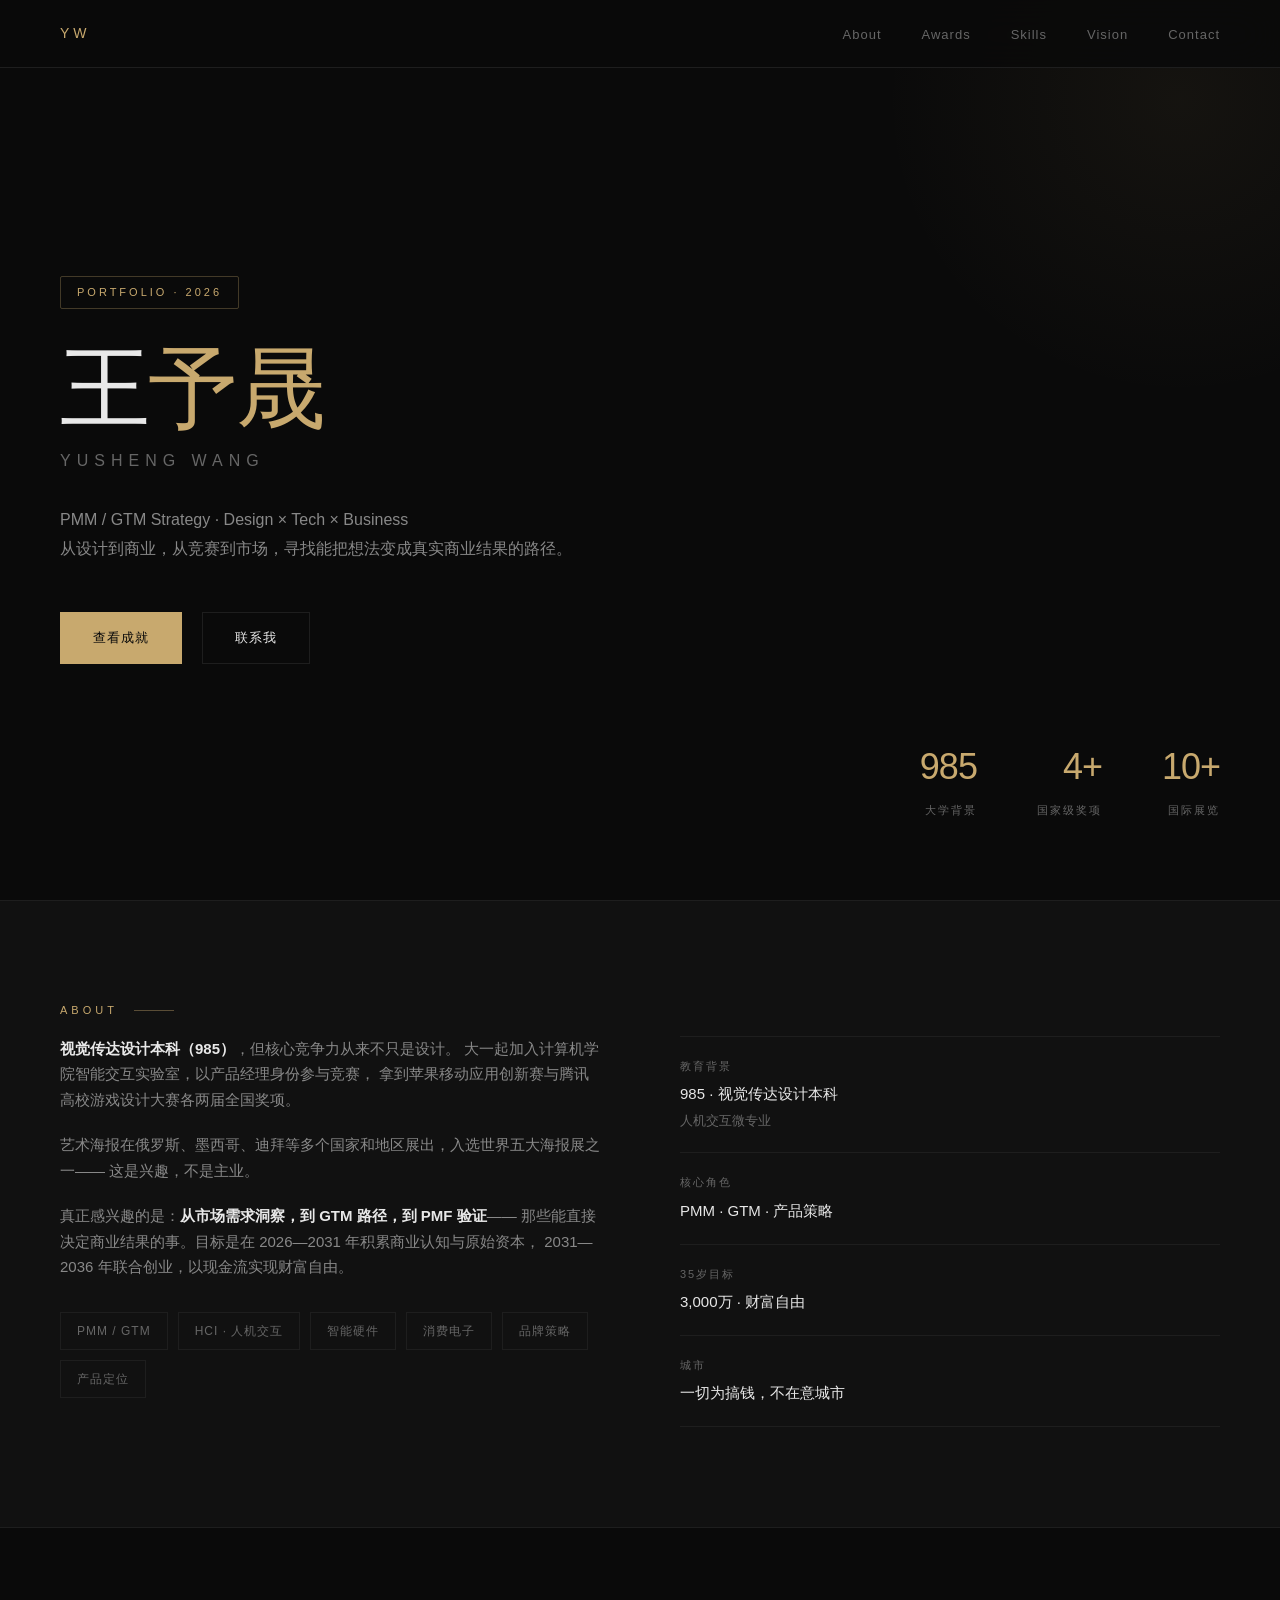
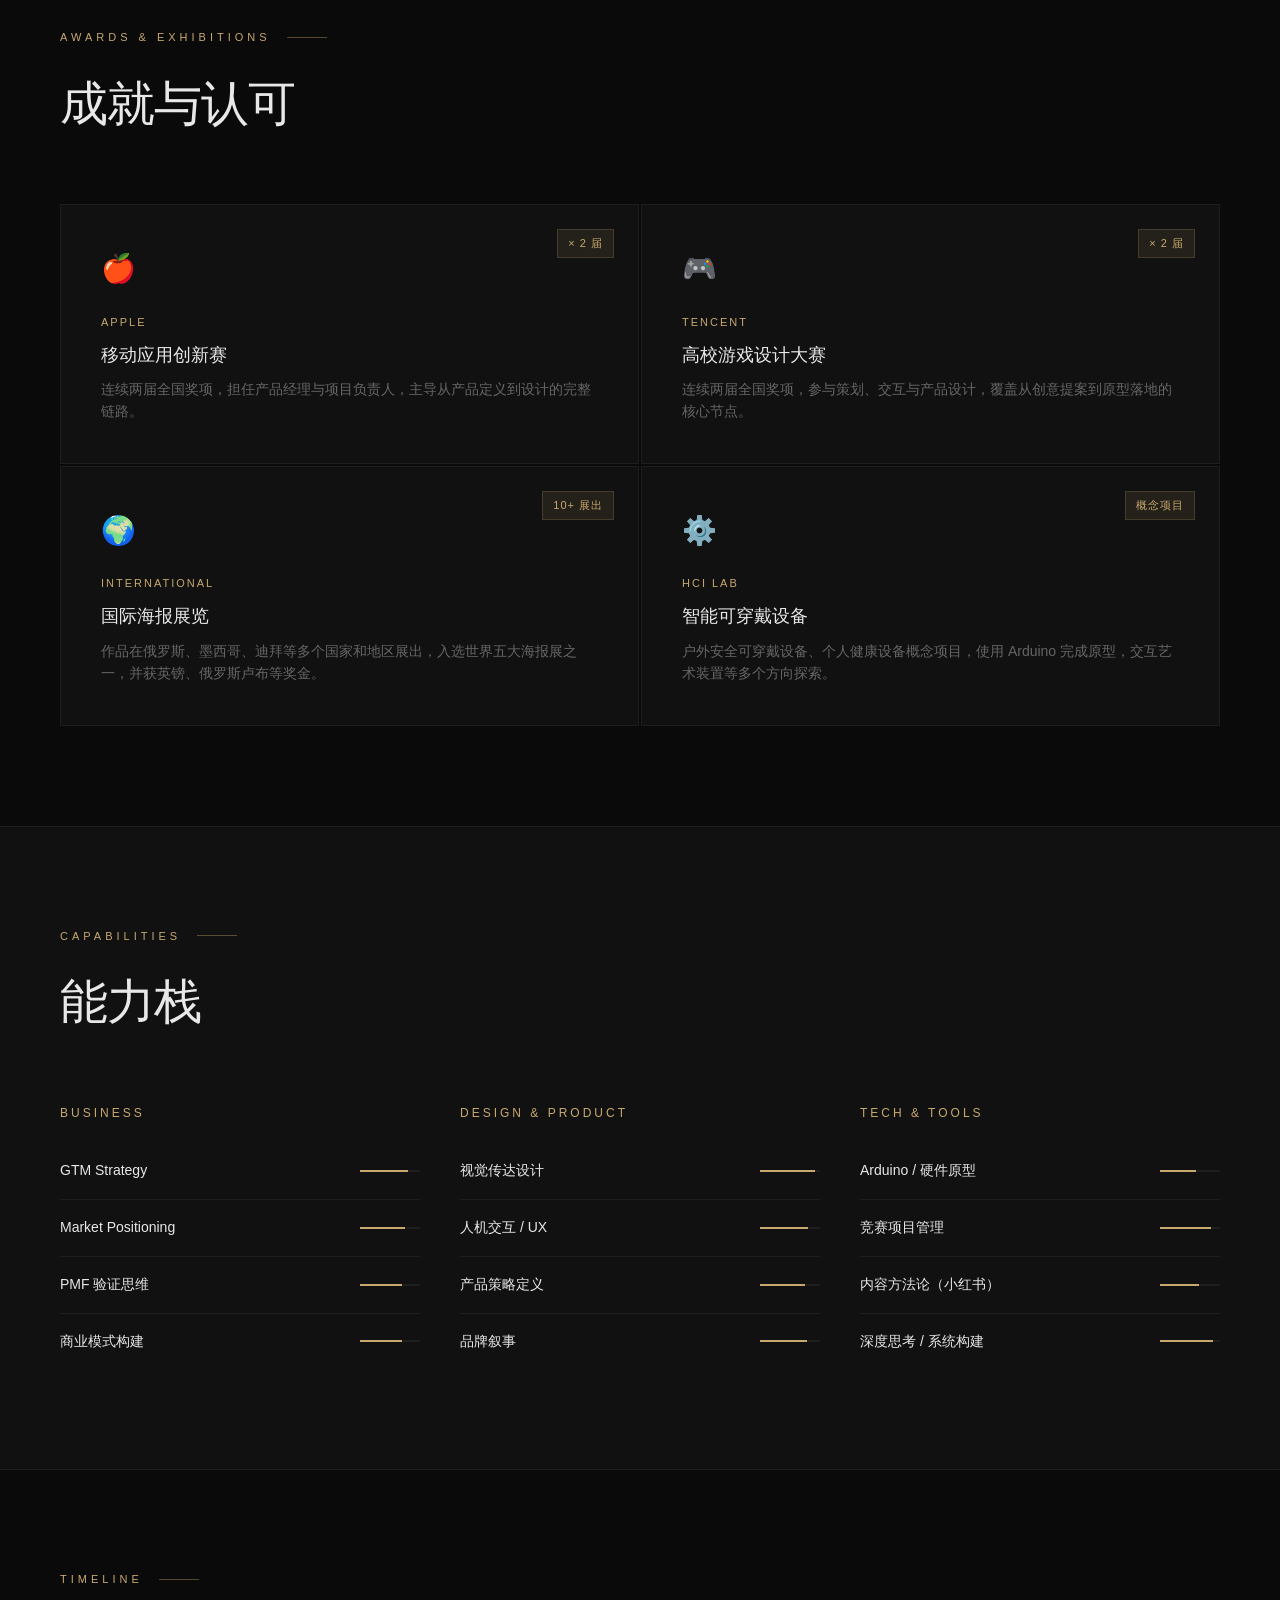
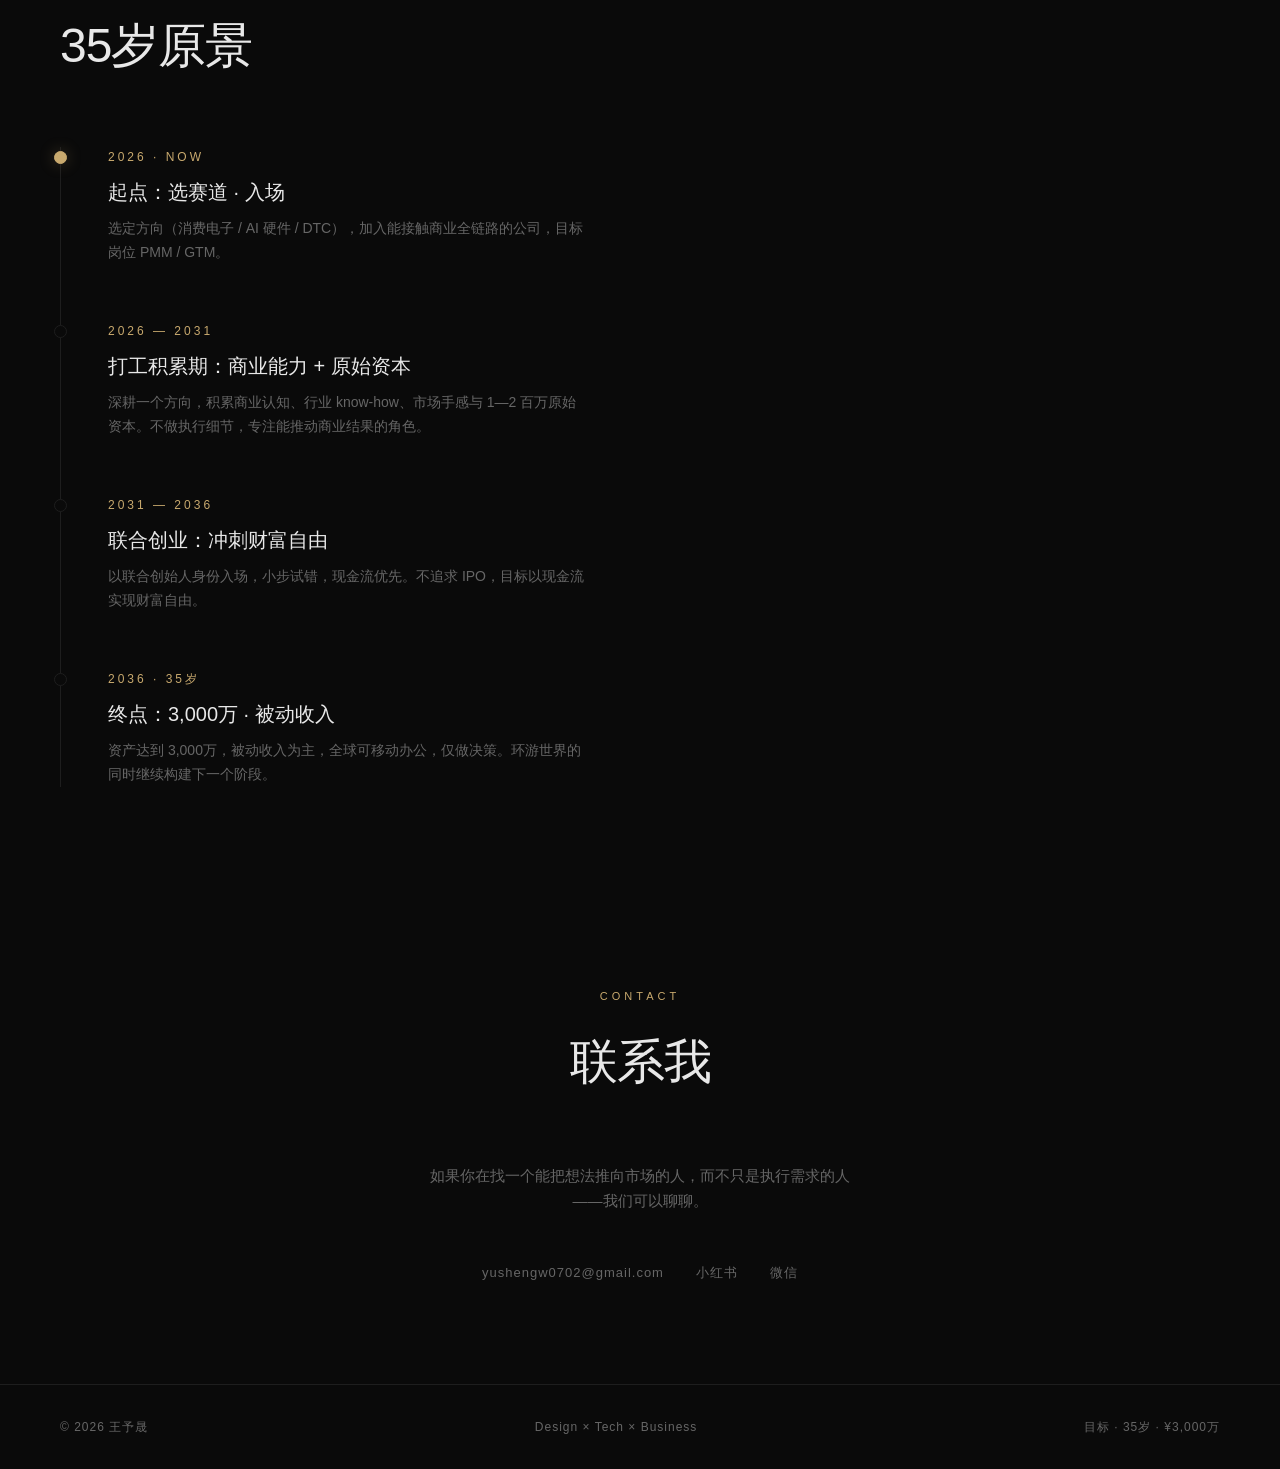
<file: index.html>
<!DOCTYPE html>
<html lang="zh-CN">
<head>
<meta charset="UTF-8">
<meta name="viewport" content="width=device-width, initial-scale=1.0">
<title>王予晟 · Portfolio</title>
<style>
  :root {
    --bg: #0a0a0a;
    --surface: #111111;
    --border: #1e1e1e;
    --accent: #c8a96e;
    --accent2: #7eb8c8;
    --text: #e8e8e8;
    --muted: #666;
    --font: 'PingFang SC', 'SF Pro Text', -apple-system, sans-serif;
  }
  * { margin: 0; padding: 0; box-sizing: border-box; }
  html { scroll-behavior: smooth; }
  body {
    background: var(--bg);
    color: var(--text);
    font-family: var(--font);
    line-height: 1.7;
    -webkit-font-smoothing: antialiased;
  }

  /* NAV */
  nav {
    position: fixed; top: 0; width: 100%; z-index: 100;
    padding: 20px 60px;
    display: flex; justify-content: space-between; align-items: center;
    background: rgba(10,10,10,0.85);
    backdrop-filter: blur(20px);
    border-bottom: 1px solid var(--border);
  }
  .logo { font-size: 14px; letter-spacing: 4px; color: var(--accent); text-transform: uppercase; }
  nav ul { list-style: none; display: flex; gap: 40px; }
  nav a { color: var(--muted); text-decoration: none; font-size: 13px; letter-spacing: 1px; transition: color .2s; }
  nav a:hover { color: var(--text); }

  /* HERO */
  .hero {
    min-height: 100vh;
    display: flex; align-items: center;
    padding: 120px 60px 80px;
    position: relative;
    overflow: hidden;
  }
  .hero::before {
    content: '';
    position: absolute; top: -200px; right: -200px;
    width: 600px; height: 600px;
    border-radius: 50%;
    background: radial-gradient(circle, rgba(200,169,110,0.06) 0%, transparent 70%);
  }
  .hero-content { max-width: 760px; }
  .hero-tag {
    display: inline-block;
    font-size: 11px; letter-spacing: 3px; text-transform: uppercase;
    color: var(--accent); border: 1px solid rgba(200,169,110,0.3);
    padding: 6px 16px; border-radius: 2px; margin-bottom: 32px;
  }
  .hero h1 {
    font-size: clamp(48px, 7vw, 96px);
    font-weight: 300; letter-spacing: -2px; line-height: 1.05;
    margin-bottom: 12px;
  }
  .hero h1 em {
    font-style: normal; color: var(--accent);
  }
  .hero-en {
    font-size: 16px; letter-spacing: 6px; color: var(--muted);
    text-transform: uppercase; margin-bottom: 32px;
  }
  .hero-desc {
    font-size: 16px; color: #888; max-width: 520px; line-height: 1.8;
    margin-bottom: 48px;
  }
  .hero-actions { display: flex; gap: 20px; align-items: center; }
  .btn {
    padding: 14px 32px; font-size: 13px; letter-spacing: 1px;
    cursor: pointer; text-decoration: none; display: inline-block;
    transition: all .25s;
  }
  .btn-primary {
    background: var(--accent); color: #0a0a0a;
    border: 1px solid var(--accent);
  }
  .btn-primary:hover { background: #d4b87a; }
  .btn-ghost {
    background: transparent; color: var(--text);
    border: 1px solid var(--border);
  }
  .btn-ghost:hover { border-color: var(--muted); }

  .hero-numbers {
    position: absolute; right: 60px; bottom: 80px;
    display: flex; gap: 60px;
  }
  .num-item { text-align: right; }
  .num-item .n { font-size: 36px; font-weight: 200; color: var(--accent); letter-spacing: -1px; }
  .num-item .l { font-size: 11px; letter-spacing: 2px; color: var(--muted); text-transform: uppercase; margin-top: 4px; }

  /* SECTION BASE */
  section { padding: 100px 60px; }
  .section-label {
    font-size: 11px; letter-spacing: 4px; color: var(--accent);
    text-transform: uppercase; margin-bottom: 16px;
    display: flex; align-items: center; gap: 16px;
  }
  .section-label::after {
    content: ''; flex: 1; max-width: 40px;
    height: 1px; background: var(--accent); opacity: .4;
  }
  .section-title {
    font-size: clamp(28px, 4vw, 48px);
    font-weight: 300; letter-spacing: -1px; margin-bottom: 60px;
  }

  /* ABOUT */
  .about { background: var(--surface); border-top: 1px solid var(--border); border-bottom: 1px solid var(--border); }
  .about-grid { display: grid; grid-template-columns: 1fr 1fr; gap: 80px; align-items: start; }
  .about-text p { color: #888; font-size: 15px; margin-bottom: 20px; }
  .about-text strong { color: var(--text); }
  .about-tags { display: flex; flex-wrap: wrap; gap: 10px; margin-top: 32px; }
  .tag {
    font-size: 12px; letter-spacing: 1px;
    padding: 8px 16px; border: 1px solid var(--border);
    color: var(--muted);
  }
  .about-side .kv { border-top: 1px solid var(--border); padding: 20px 0; }
  .about-side .kv:last-child { border-bottom: 1px solid var(--border); }
  .about-side .kv-label { font-size: 11px; letter-spacing: 2px; color: var(--muted); text-transform: uppercase; margin-bottom: 6px; }
  .about-side .kv-value { font-size: 15px; color: var(--text); }

  /* AWARDS */
  .awards-grid { display: grid; grid-template-columns: repeat(2, 1fr); gap: 2px; }
  .award-card {
    background: var(--surface); padding: 40px;
    border: 1px solid var(--border); position: relative;
    transition: border-color .25s;
  }
  .award-card:hover { border-color: rgba(200,169,110,0.3); }
  .award-icon { font-size: 28px; margin-bottom: 20px; }
  .award-org { font-size: 11px; letter-spacing: 2px; color: var(--accent); text-transform: uppercase; margin-bottom: 8px; }
  .award-name { font-size: 18px; font-weight: 400; margin-bottom: 8px; }
  .award-desc { font-size: 14px; color: var(--muted); line-height: 1.6; }
  .award-badge {
    position: absolute; top: 24px; right: 24px;
    font-size: 11px; padding: 4px 10px; letter-spacing: 1px;
    background: rgba(200,169,110,0.1); color: var(--accent);
    border: 1px solid rgba(200,169,110,0.2);
  }

  /* SKILLS */
  .skills { background: var(--surface); border-top: 1px solid var(--border); border-bottom: 1px solid var(--border); }
  .skills-grid { display: grid; grid-template-columns: repeat(3, 1fr); gap: 40px; }
  .skill-group-title { font-size: 12px; letter-spacing: 3px; text-transform: uppercase; color: var(--accent); margin-bottom: 20px; }
  .skill-item { padding: 16px 0; border-bottom: 1px solid var(--border); display: flex; justify-content: space-between; align-items: center; }
  .skill-item:last-child { border-bottom: none; }
  .skill-name { font-size: 14px; color: var(--text); }
  .skill-bar { width: 60px; height: 2px; background: var(--border); position: relative; }
  .skill-fill { position: absolute; left: 0; top: 0; height: 100%; background: var(--accent); }

  /* VISION */
  .vision-timeline { position: relative; }
  .vision-timeline::before {
    content: '';
    position: absolute; left: 0; top: 0; bottom: 0;
    width: 1px; background: var(--border);
  }
  .timeline-item { padding-left: 48px; padding-bottom: 56px; position: relative; }
  .timeline-item:last-child { padding-bottom: 0; }
  .timeline-dot {
    position: absolute; left: -6px; top: 4px;
    width: 13px; height: 13px; border-radius: 50%;
    border: 1px solid var(--border); background: var(--bg);
  }
  .timeline-dot.active { border-color: var(--accent); background: var(--accent); box-shadow: 0 0 16px rgba(200,169,110,0.3); }
  .timeline-year { font-size: 12px; letter-spacing: 3px; color: var(--accent); margin-bottom: 8px; }
  .timeline-title { font-size: 20px; font-weight: 400; margin-bottom: 8px; }
  .timeline-desc { font-size: 14px; color: var(--muted); line-height: 1.7; max-width: 480px; }

  /* CONTACT */
  .contact { text-align: center; }
  .contact .section-label { justify-content: center; }
  .contact .section-label::after { display: none; }
  .contact-desc { color: var(--muted); margin: 0 auto 48px; max-width: 440px; font-size: 15px; }
  .contact-links { display: flex; justify-content: center; gap: 32px; }
  .contact-link { color: var(--muted); text-decoration: none; font-size: 13px; letter-spacing: 1px; transition: color .2s; }
  .contact-link:hover { color: var(--accent); }

  /* FOOTER */
  footer {
    padding: 32px 60px; border-top: 1px solid var(--border);
    display: flex; justify-content: space-between; align-items: center;
  }
  footer span { font-size: 12px; color: var(--muted); letter-spacing: 1px; }

  @media (max-width: 768px) {
    nav { padding: 16px 24px; }
    nav ul { display: none; }
    .hero { padding: 100px 24px 60px; }
    .hero-numbers { display: none; }
    section { padding: 60px 24px; }
    .about-grid, .awards-grid, .skills-grid { grid-template-columns: 1fr; }
    footer { flex-direction: column; gap: 12px; text-align: center; }
  }
</style>
</head>
<body>

<nav>
  <div class="logo">YW</div>
  <ul>
    <li><a href="#about">About</a></li>
    <li><a href="#awards">Awards</a></li>
    <li><a href="#skills">Skills</a></li>
    <li><a href="#vision">Vision</a></li>
    <li><a href="#contact">Contact</a></li>
  </ul>
</nav>

<!-- HERO -->
<section class="hero">
  <div class="hero-content">
    <div class="hero-tag">Portfolio · 2026</div>
    <h1>王<em>予晟</em></h1>
    <p class="hero-en">Yusheng Wang</p>
    <p class="hero-desc">
      PMM / GTM Strategy · Design × Tech × Business<br>
      从设计到商业，从竞赛到市场，寻找能把想法变成真实商业结果的路径。
    </p>
    <div class="hero-actions">
      <a href="#awards" class="btn btn-primary">查看成就</a>
      <a href="#contact" class="btn btn-ghost">联系我</a>
    </div>
  </div>
  <div class="hero-numbers">
    <div class="num-item">
      <div class="n">985</div>
      <div class="l">大学背景</div>
    </div>
    <div class="num-item">
      <div class="n">4+</div>
      <div class="l">国家级奖项</div>
    </div>
    <div class="num-item">
      <div class="n">10+</div>
      <div class="l">国际展览</div>
    </div>
  </div>
</section>

<!-- ABOUT -->
<section class="about" id="about">
  <div class="section-label">About</div>
  <div class="about-grid">
    <div class="about-text">
      <p>
        <strong>视觉传达设计本科（985）</strong>，但核心竞争力从来不只是设计。
        大一起加入计算机学院智能交互实验室，以产品经理身份参与竞赛，
        拿到苹果移动应用创新赛与腾讯高校游戏设计大赛各两届全国奖项。
      </p>
      <p>
        艺术海报在俄罗斯、墨西哥、迪拜等多个国家和地区展出，入选世界五大海报展之一——
        这是兴趣，不是主业。
      </p>
      <p>
        真正感兴趣的是：<strong>从市场需求洞察，到 GTM 路径，到 PMF 验证</strong>——
        那些能直接决定商业结果的事。目标是在 2026—2031 年积累商业认知与原始资本，
        2031—2036 年联合创业，以现金流实现财富自由。
      </p>
      <div class="about-tags">
        <span class="tag">PMM / GTM</span>
        <span class="tag">HCI · 人机交互</span>
        <span class="tag">智能硬件</span>
        <span class="tag">消费电子</span>
        <span class="tag">品牌策略</span>
        <span class="tag">产品定位</span>
      </div>
    </div>
    <div class="about-side">
      <div class="kv">
        <div class="kv-label">教育背景</div>
        <div class="kv-value">985 · 视觉传达设计本科<br><span style="color:var(--muted);font-size:13px">人机交互微专业</span></div>
      </div>
      <div class="kv">
        <div class="kv-label">核心角色</div>
        <div class="kv-value">PMM · GTM · 产品策略</div>
      </div>
      <div class="kv">
        <div class="kv-label">35岁目标</div>
        <div class="kv-value">3,000万 · 财富自由</div>
      </div>
      <div class="kv">
        <div class="kv-label">城市</div>
        <div class="kv-value">一切为搞钱，不在意城市</div>
      </div>
    </div>
  </div>
</section>

<!-- AWARDS -->
<section id="awards">
  <div class="section-label">Awards & Exhibitions</div>
  <h2 class="section-title">成就与认可</h2>
  <div class="awards-grid">
    <div class="award-card">
      <div class="award-icon">🍎</div>
      <div class="award-org">Apple</div>
      <div class="award-name">移动应用创新赛</div>
      <div class="award-desc">连续两届全国奖项，担任产品经理与项目负责人，主导从产品定义到设计的完整链路。</div>
      <div class="award-badge">× 2 届</div>
    </div>
    <div class="award-card">
      <div class="award-icon">🎮</div>
      <div class="award-org">Tencent</div>
      <div class="award-name">高校游戏设计大赛</div>
      <div class="award-desc">连续两届全国奖项，参与策划、交互与产品设计，覆盖从创意提案到原型落地的核心节点。</div>
      <div class="award-badge">× 2 届</div>
    </div>
    <div class="award-card">
      <div class="award-icon">🌍</div>
      <div class="award-org">International</div>
      <div class="award-name">国际海报展览</div>
      <div class="award-desc">作品在俄罗斯、墨西哥、迪拜等多个国家和地区展出，入选世界五大海报展之一，并获英镑、俄罗斯卢布等奖金。</div>
      <div class="award-badge">10+ 展出</div>
    </div>
    <div class="award-card">
      <div class="award-icon">⚙️</div>
      <div class="award-org">HCI Lab</div>
      <div class="award-name">智能可穿戴设备</div>
      <div class="award-desc">户外安全可穿戴设备、个人健康设备概念项目，使用 Arduino 完成原型，交互艺术装置等多个方向探索。</div>
      <div class="award-badge">概念项目</div>
    </div>
  </div>
</section>

<!-- SKILLS -->
<section class="skills" id="skills">
  <div class="section-label">Capabilities</div>
  <h2 class="section-title">能力栈</h2>
  <div class="skills-grid">
    <div>
      <div class="skill-group-title">Business</div>
      <div class="skill-item"><span class="skill-name">GTM Strategy</span><div class="skill-bar"><div class="skill-fill" style="width:80%"></div></div></div>
      <div class="skill-item"><span class="skill-name">Market Positioning</span><div class="skill-bar"><div class="skill-fill" style="width:75%"></div></div></div>
      <div class="skill-item"><span class="skill-name">PMF 验证思维</span><div class="skill-bar"><div class="skill-fill" style="width:70%"></div></div></div>
      <div class="skill-item"><span class="skill-name">商业模式构建</span><div class="skill-bar"><div class="skill-fill" style="width:70%"></div></div></div>
    </div>
    <div>
      <div class="skill-group-title">Design & Product</div>
      <div class="skill-item"><span class="skill-name">视觉传达设计</span><div class="skill-bar"><div class="skill-fill" style="width:92%"></div></div></div>
      <div class="skill-item"><span class="skill-name">人机交互 / UX</span><div class="skill-bar"><div class="skill-fill" style="width:80%"></div></div></div>
      <div class="skill-item"><span class="skill-name">产品策略定义</span><div class="skill-bar"><div class="skill-fill" style="width:75%"></div></div></div>
      <div class="skill-item"><span class="skill-name">品牌叙事</span><div class="skill-bar"><div class="skill-fill" style="width:78%"></div></div></div>
    </div>
    <div>
      <div class="skill-group-title">Tech & Tools</div>
      <div class="skill-item"><span class="skill-name">Arduino / 硬件原型</span><div class="skill-bar"><div class="skill-fill" style="width:60%"></div></div></div>
      <div class="skill-item"><span class="skill-name">竞赛项目管理</span><div class="skill-bar"><div class="skill-fill" style="width:85%"></div></div></div>
      <div class="skill-item"><span class="skill-name">内容方法论（小红书）</span><div class="skill-bar"><div class="skill-fill" style="width:65%"></div></div></div>
      <div class="skill-item"><span class="skill-name">深度思考 / 系统构建</span><div class="skill-bar"><div class="skill-fill" style="width:88%"></div></div></div>
    </div>
  </div>
</section>

<!-- VISION -->
<section id="vision">
  <div class="section-label">Timeline</div>
  <h2 class="section-title">35岁原景</h2>
  <div class="vision-timeline">
    <div class="timeline-item">
      <div class="timeline-dot active"></div>
      <div class="timeline-year">2026 · NOW</div>
      <div class="timeline-title">起点：选赛道 · 入场</div>
      <div class="timeline-desc">选定方向（消费电子 / AI 硬件 / DTC），加入能接触商业全链路的公司，目标岗位 PMM / GTM。</div>
    </div>
    <div class="timeline-item">
      <div class="timeline-dot"></div>
      <div class="timeline-year">2026 — 2031</div>
      <div class="timeline-title">打工积累期：商业能力 + 原始资本</div>
      <div class="timeline-desc">深耕一个方向，积累商业认知、行业 know-how、市场手感与 1—2 百万原始资本。不做执行细节，专注能推动商业结果的角色。</div>
    </div>
    <div class="timeline-item">
      <div class="timeline-dot"></div>
      <div class="timeline-year">2031 — 2036</div>
      <div class="timeline-title">联合创业：冲刺财富自由</div>
      <div class="timeline-desc">以联合创始人身份入场，小步试错，现金流优先。不追求 IPO，目标以现金流实现财富自由。</div>
    </div>
    <div class="timeline-item">
      <div class="timeline-dot"></div>
      <div class="timeline-year">2036 · 35岁</div>
      <div class="timeline-title">终点：3,000万 · 被动收入</div>
      <div class="timeline-desc">资产达到 3,000万，被动收入为主，全球可移动办公，仅做决策。环游世界的同时继续构建下一个阶段。</div>
    </div>
  </div>
</section>

<!-- CONTACT -->
<section class="contact" id="contact">
  <div class="section-label">Contact</div>
  <h2 class="section-title" style="text-align:center">联系我</h2>
  <p class="contact-desc">如果你在找一个能把想法推向市场的人，而不只是执行需求的人——我们可以聊聊。</p>
  <div class="contact-links">
    <a href="mailto:yushengw0702@gmail.com" class="contact-link">yushengw0702@gmail.com</a>
    <a href="#" class="contact-link">小红书</a>
    <a href="#" class="contact-link">微信</a>
  </div>
</section>

<footer>
  <span>© 2026 王予晟</span>
  <span>Design × Tech × Business</span>
  <span>目标 · 35岁 · ¥3,000万</span>
</footer>

</body>
</html>
</file>
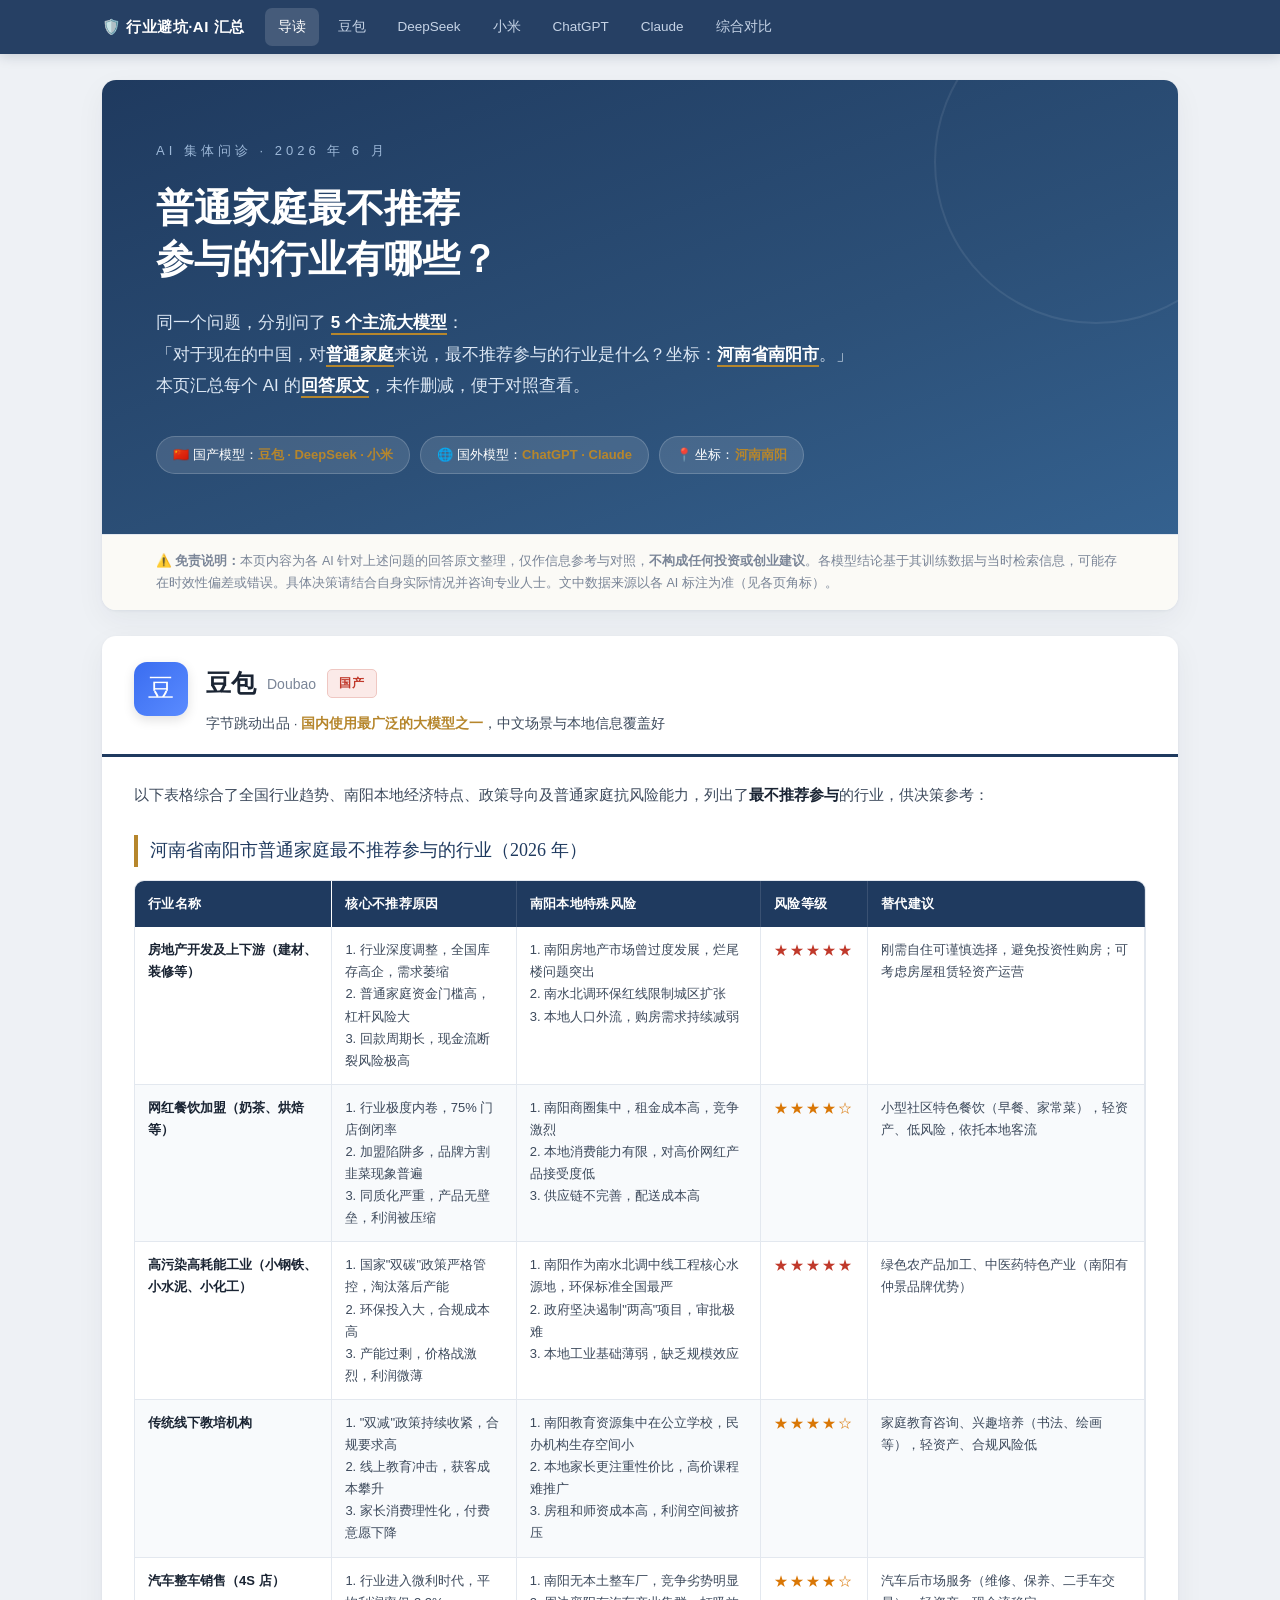
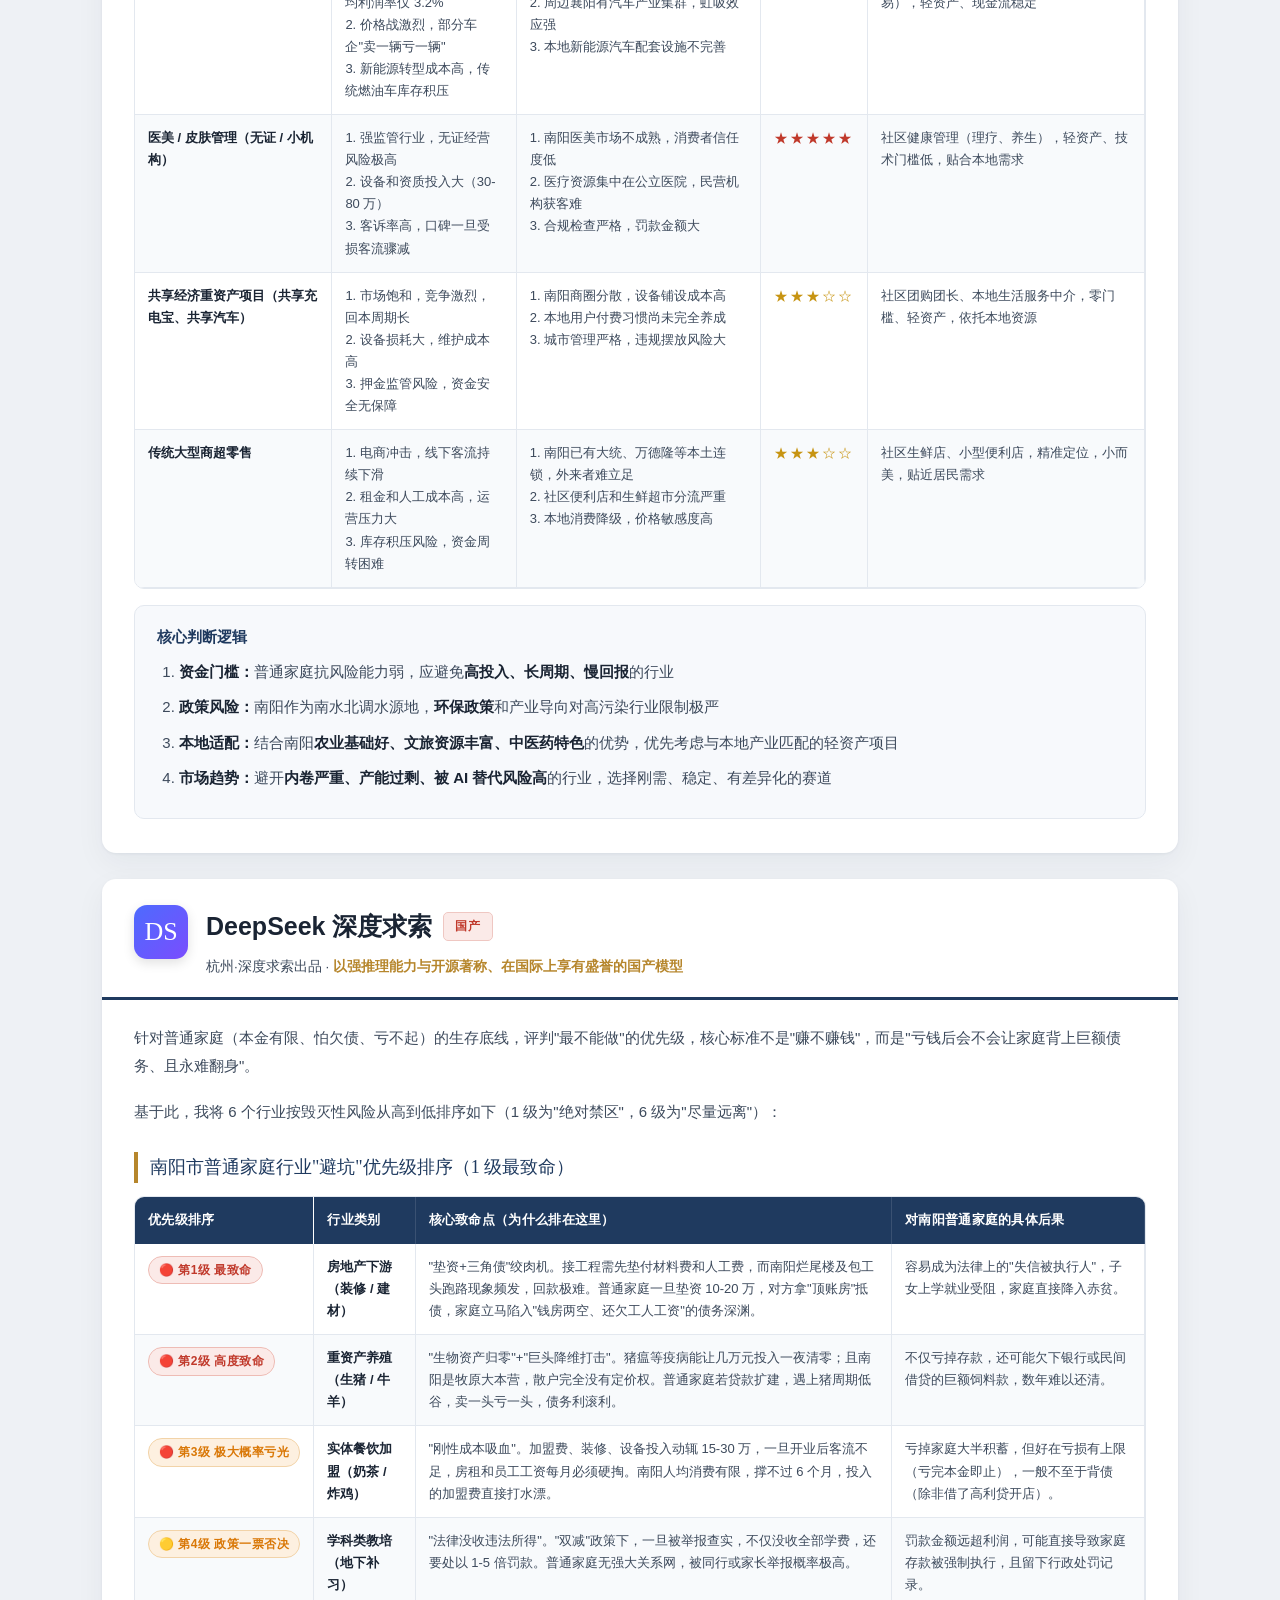
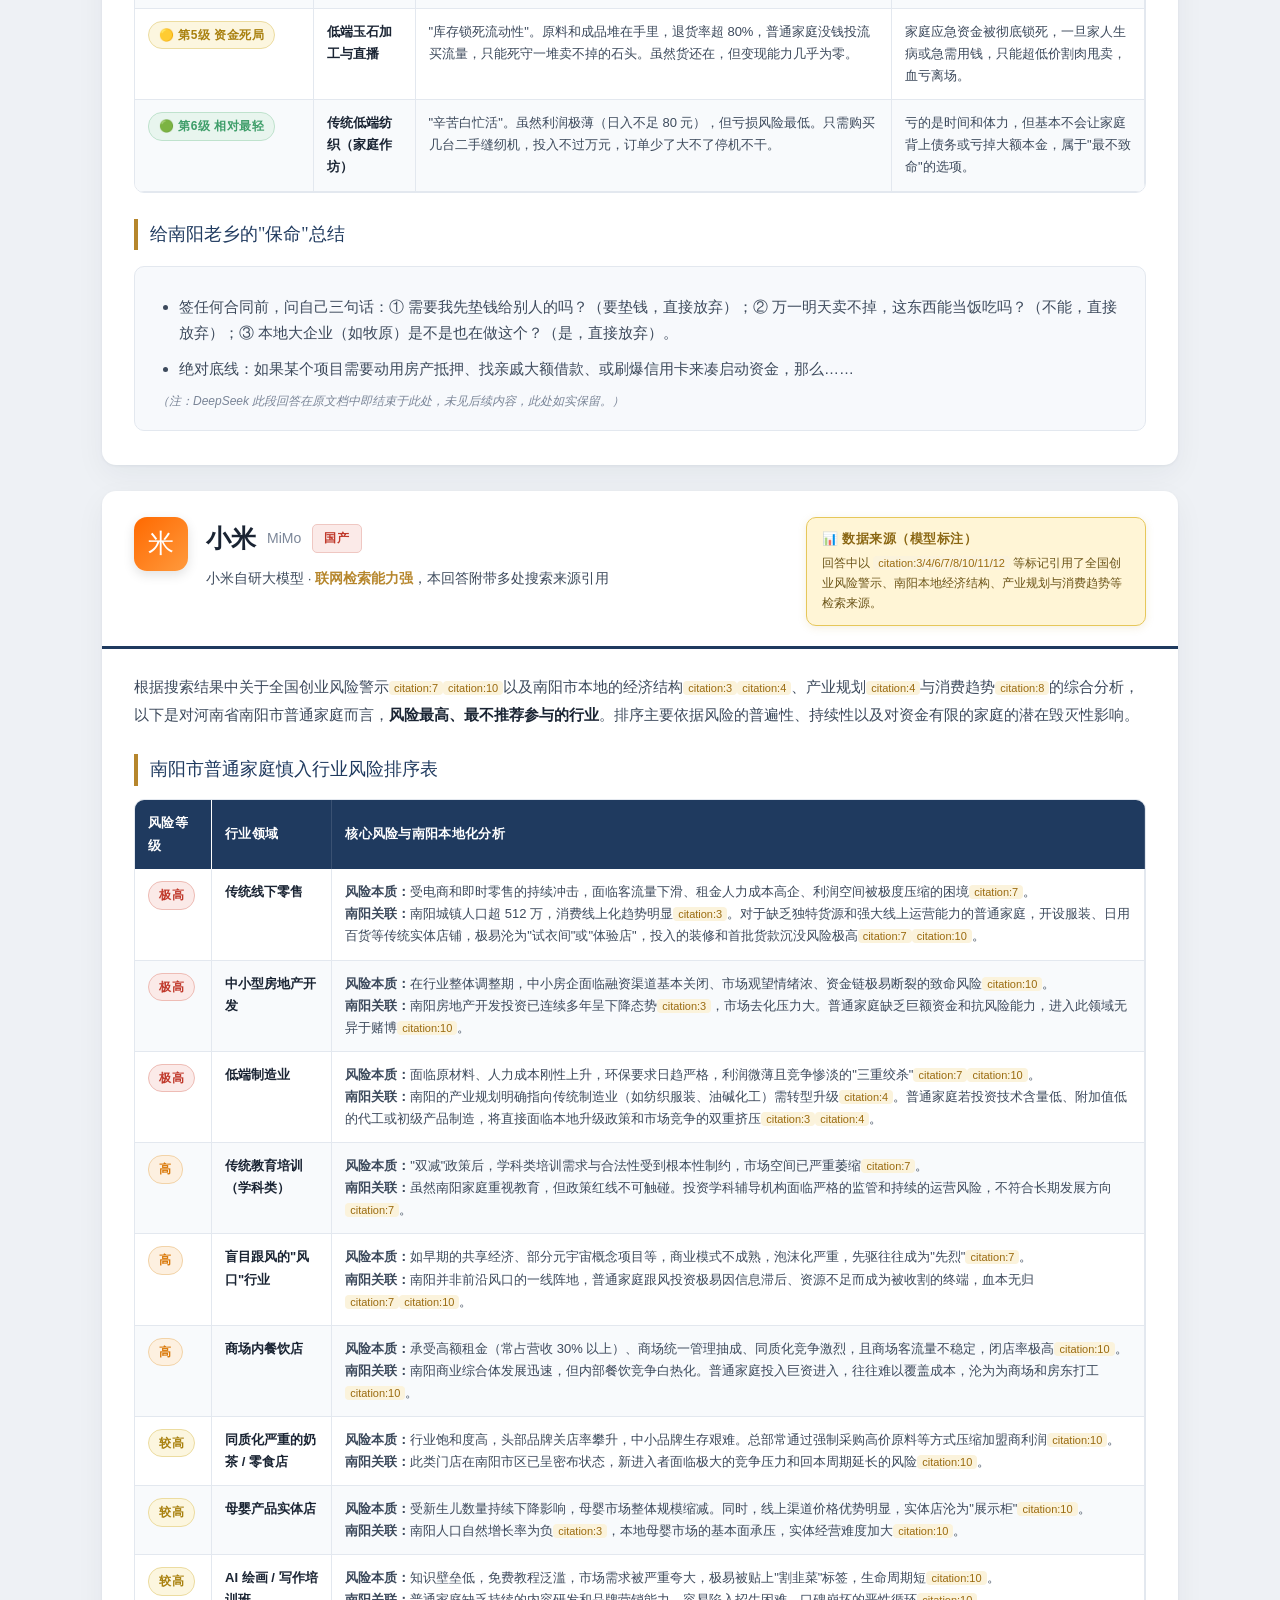
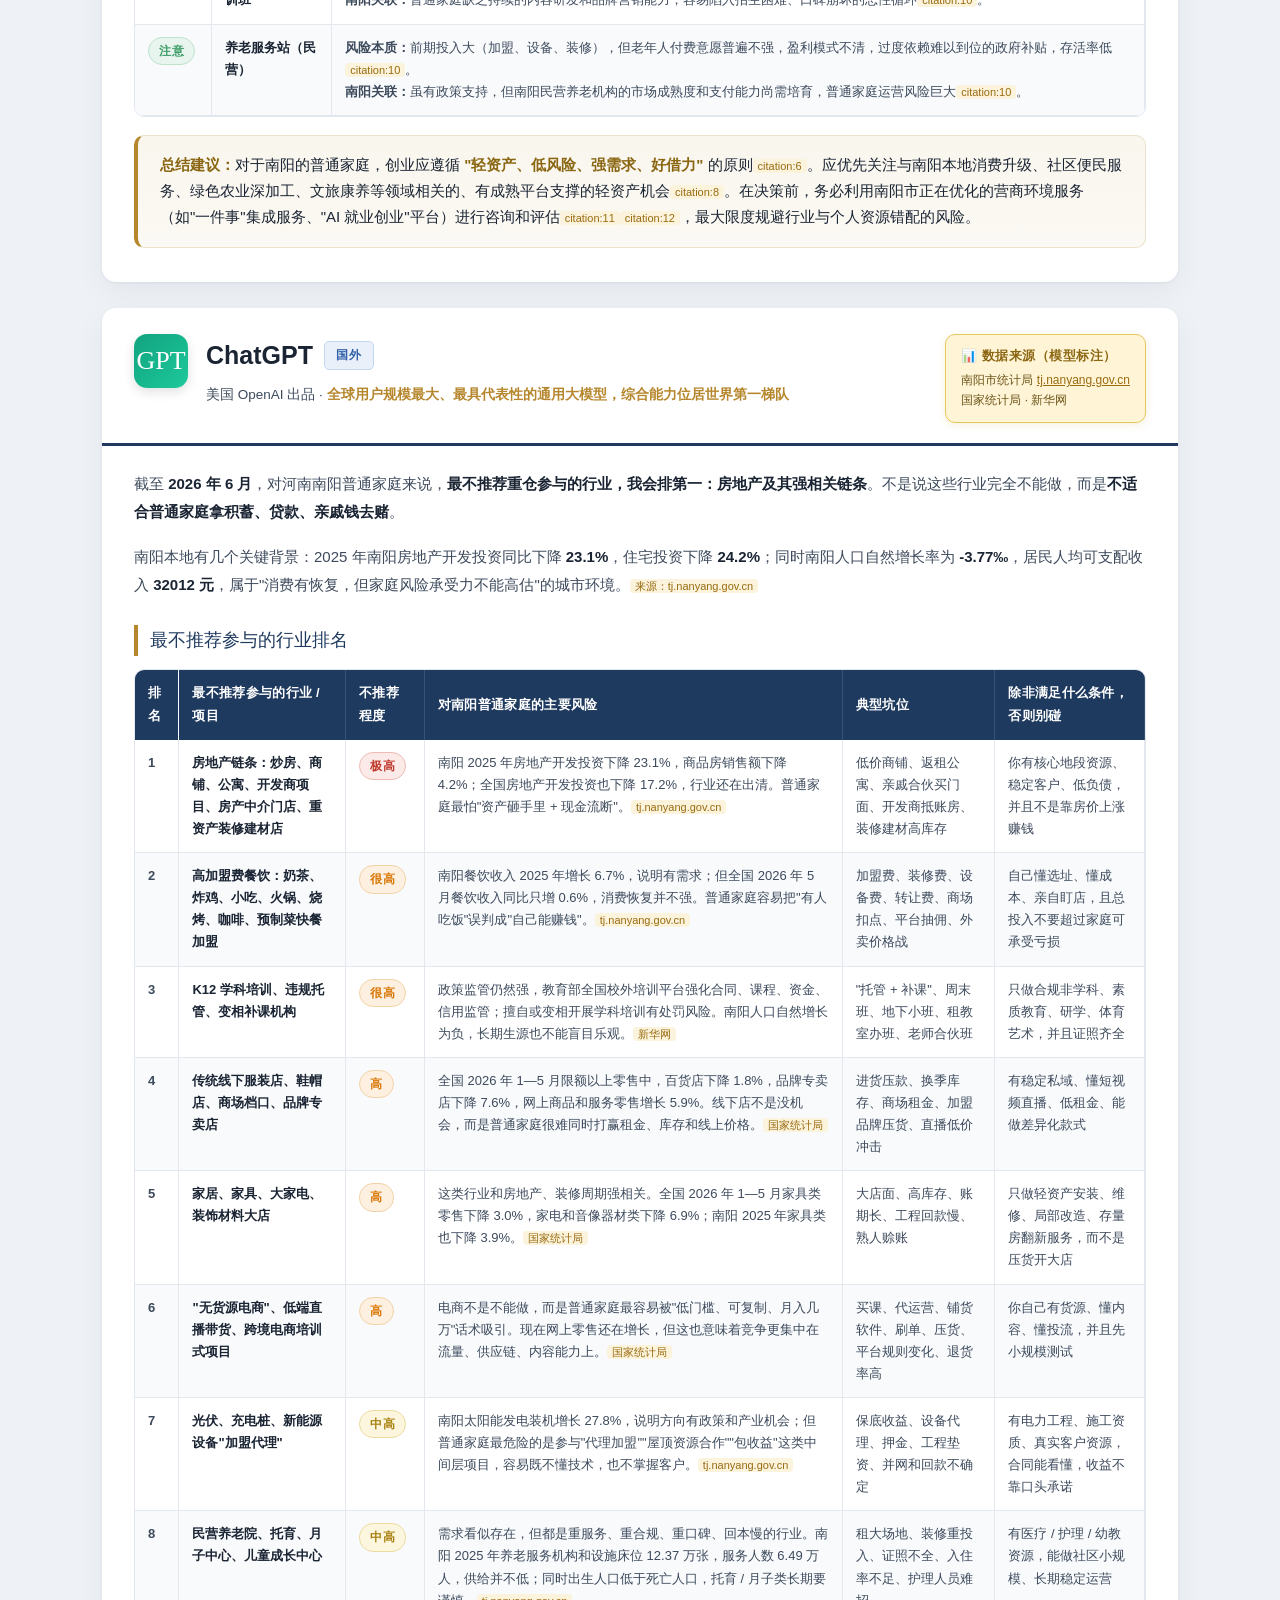
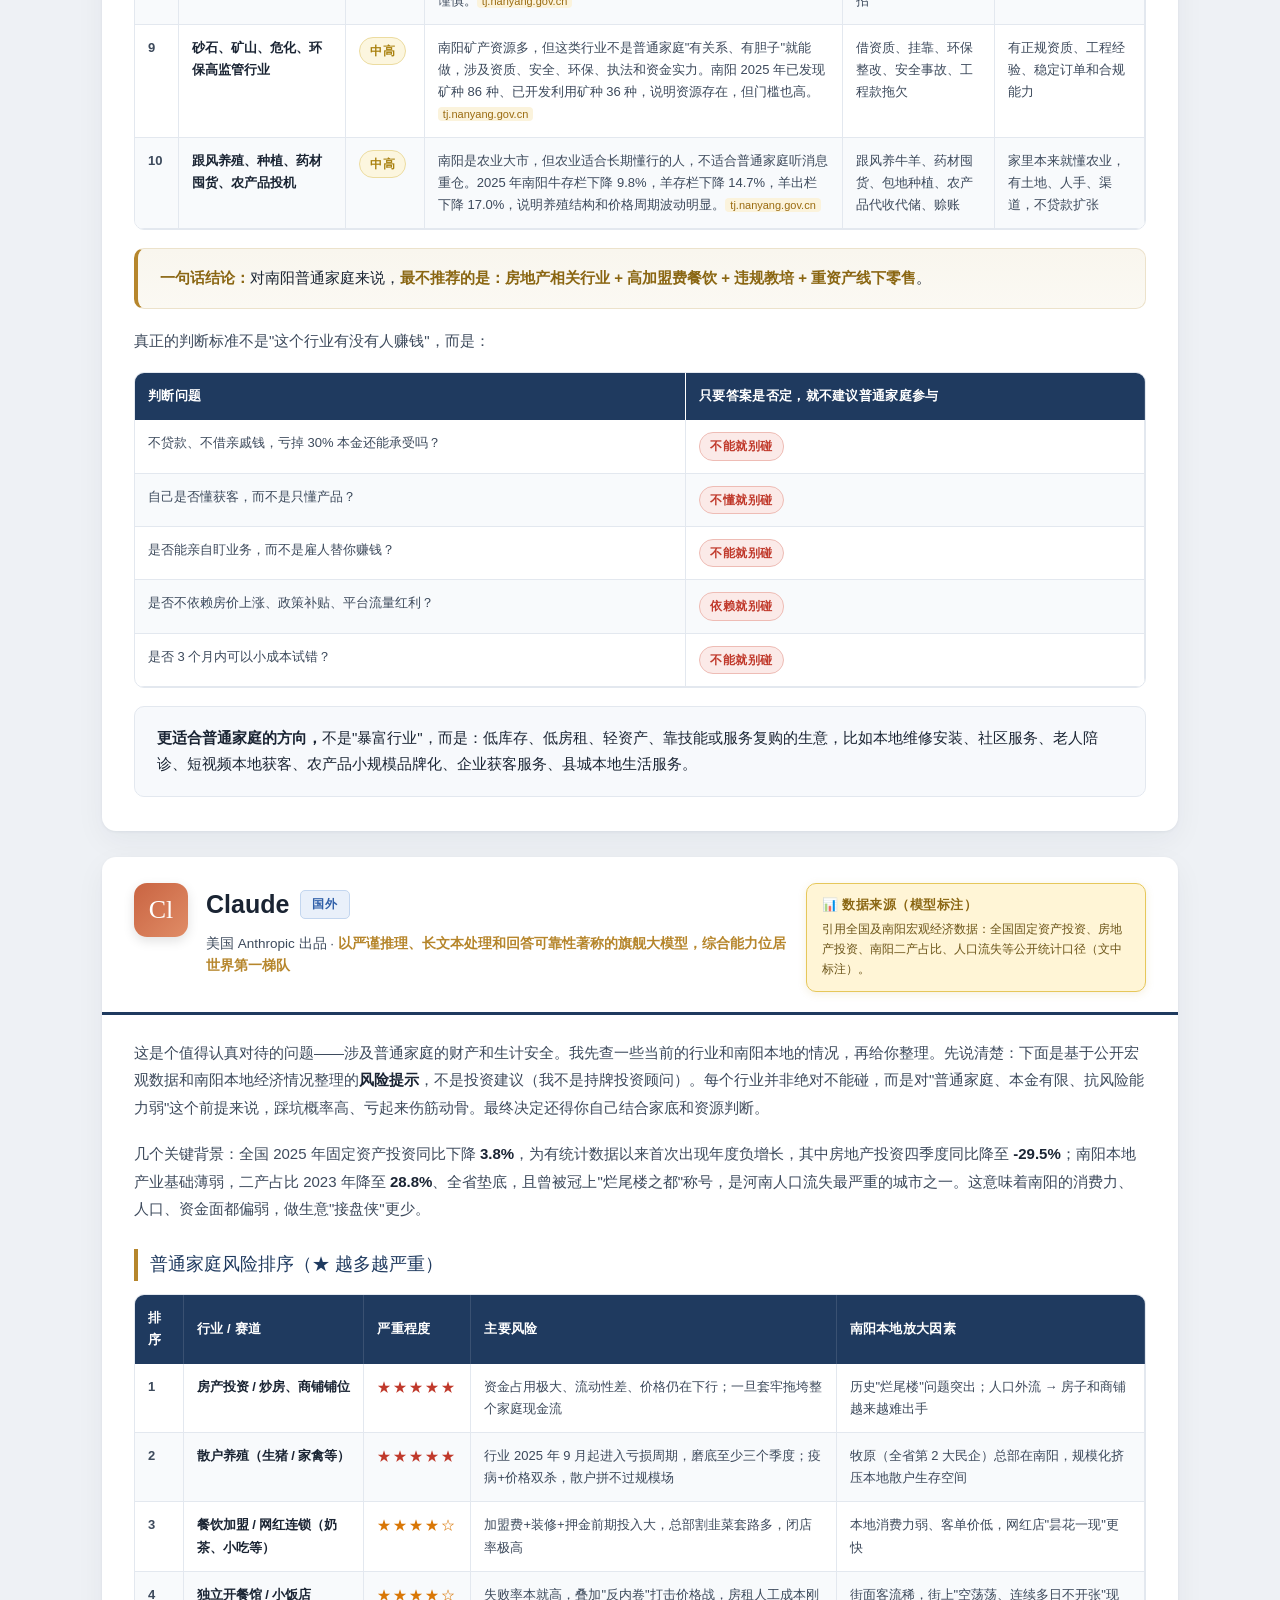
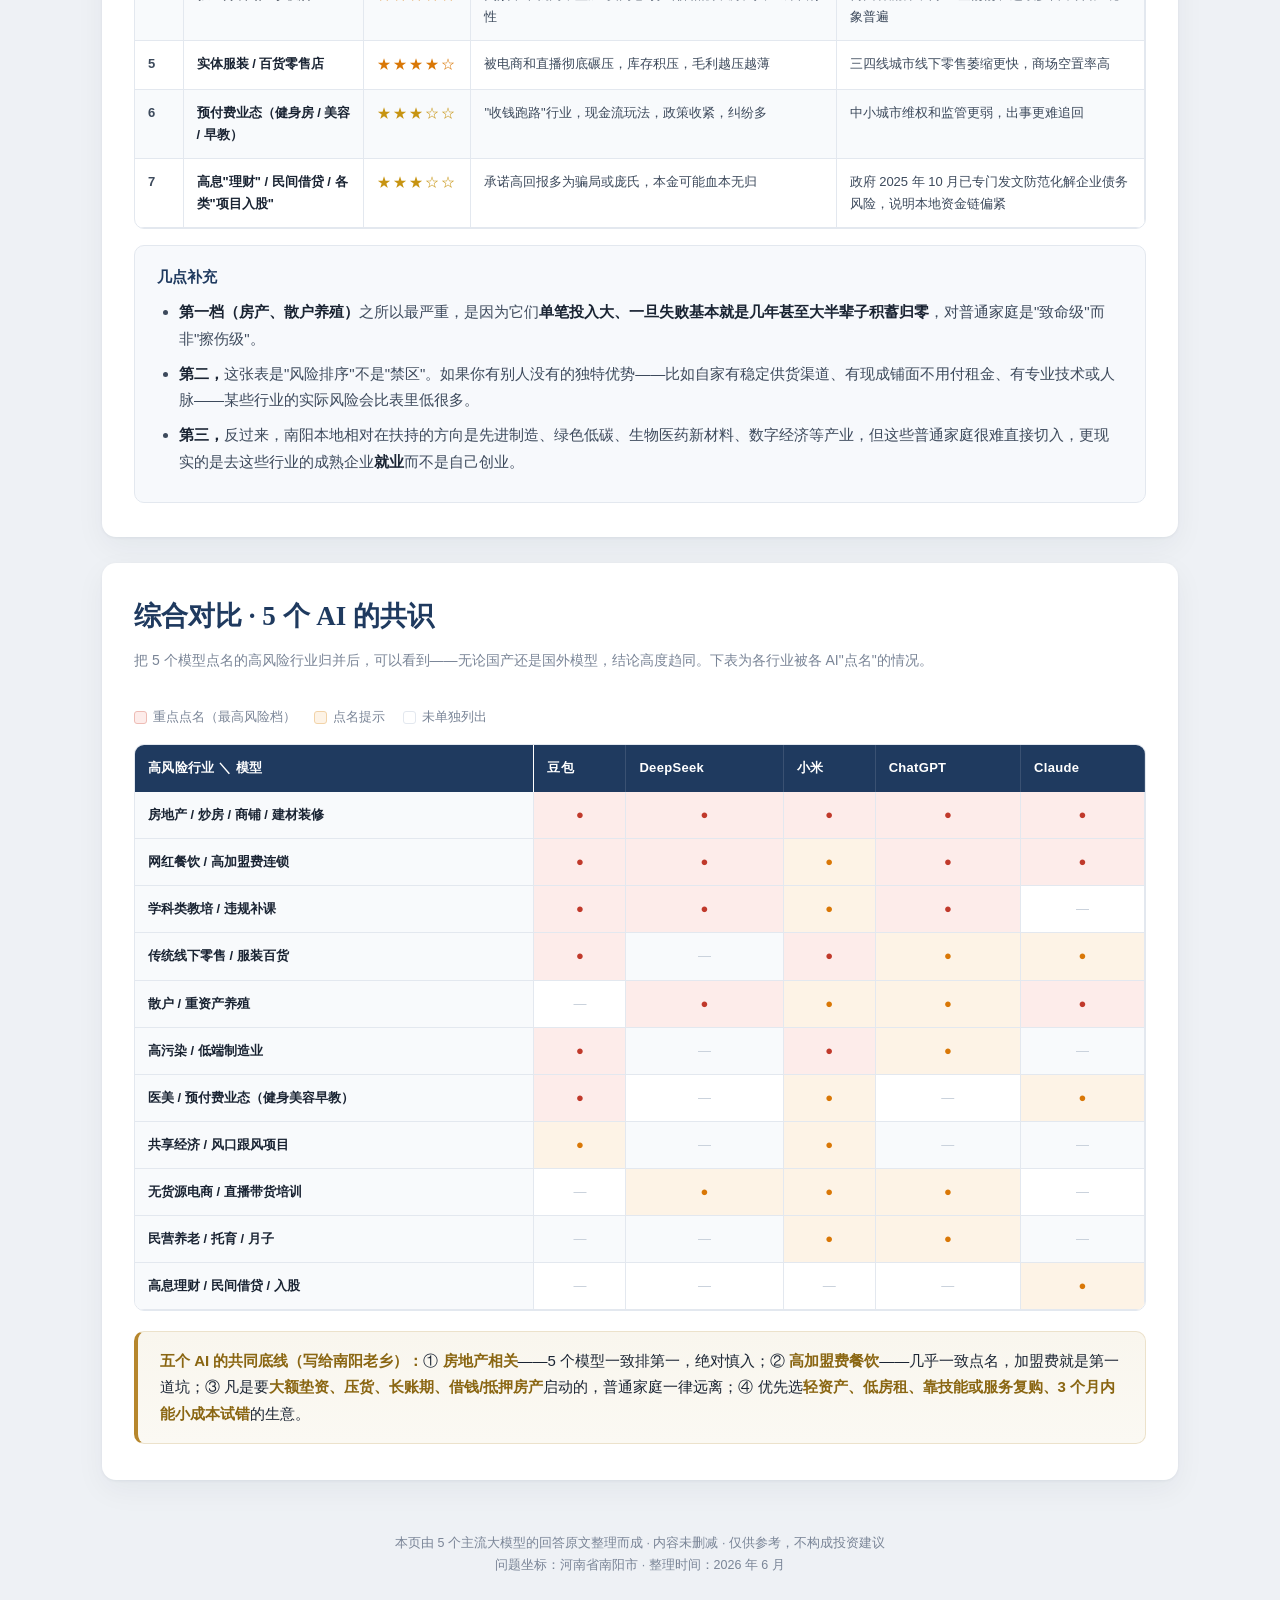
<file: ai-nanyang/index.html>
<!DOCTYPE html>
<html lang="zh-CN">
<head>
<meta charset="UTF-8">
<meta name="viewport" content="width=device-width, initial-scale=1.0">
<title>普通家庭最不推荐参与的行业 · 5 大 AI 模型回答汇总（南阳·2026.6）</title>
<style>
  :root{
    --bg:#eef1f5;
    --page:#ffffff;
    --ink:#1a2433;
    --ink2:#3d4a5c;
    --muted:#7a8597;
    --line:#e3e8ef;
    --navy:#1f3a5f;
    --navy2:#2c5078;
    --accent:#b6862c;
    --cn:#c0392b;
    --abroad:#2f5fa8;
    --r5:#c0392b;--r4:#d97706;--r3:#c79412;--r2:#3f9e6a;
    --source:#fff5d6;--source-line:#e6c75a;
    --sans:"PingFang SC","Microsoft YaHei","Source Han Sans SC","Helvetica Neue",sans-serif;
    --serif:"Songti SC","Source Han Serif SC","STSong",serif;
  }
  *{margin:0;padding:0;box-sizing:border-box}
  html{scroll-behavior:smooth}
  body{background:var(--bg);color:var(--ink);font-family:var(--sans);font-size:15px;line-height:1.75;-webkit-font-smoothing:antialiased}
  ::-webkit-scrollbar{width:10px;height:10px}
  ::-webkit-scrollbar-thumb{background:#c3ccd8;border-radius:6px;border:2px solid var(--bg)}

  /* NAV */
  .topnav{position:sticky;top:0;z-index:50;background:rgba(31,58,95,.97);backdrop-filter:blur(8px);box-shadow:0 2px 12px rgba(20,35,60,.18)}
  .topnav .inner{max-width:1120px;margin:0 auto;display:flex;align-items:center;gap:6px;padding:0 22px;height:54px;overflow-x:auto}
  .topnav .brand{color:#fff;font-weight:600;font-size:15px;letter-spacing:.5px;margin-right:14px;white-space:nowrap}
  .topnav a{color:#c5d3e6;text-decoration:none;font-size:13.5px;padding:7px 13px;border-radius:7px;white-space:nowrap;transition:.15s}
  .topnav a:hover,.topnav a.on{background:rgba(255,255,255,.14);color:#fff}

  .wrap{max-width:1120px;margin:0 auto;padding:0 22px}
  section{background:var(--page);border-radius:14px;margin:26px 0;box-shadow:0 1px 3px rgba(20,35,60,.06),0 10px 30px rgba(20,35,60,.05);overflow:hidden;scroll-margin-top:70px}

  /* COVER */
  .cover{background:linear-gradient(160deg,#1f3a5f,#2c5078 60%,#34618f);color:#fff;padding:60px 54px;position:relative;overflow:hidden}
  .cover::after{content:"";position:absolute;right:-80px;top:-80px;width:320px;height:320px;border:2px solid rgba(255,255,255,.08);border-radius:50%}
  .cover .kicker{font-size:13px;letter-spacing:4px;color:#9db8d8;text-transform:uppercase;margin-bottom:20px}
  .cover h1{font-family:var(--serif);font-size:38px;line-height:1.35;font-weight:600;max-width:820px}
  .cover .q{margin-top:22px;font-size:17px;color:#dce7f4;max-width:760px;line-height:1.85}
  .cover .q b{color:#fff;border-bottom:2px solid var(--accent);padding-bottom:1px}
  .cover .meta{margin-top:34px;display:flex;flex-wrap:wrap;gap:10px}
  .cover .chip{background:rgba(255,255,255,.12);border:1px solid rgba(255,255,255,.18);border-radius:20px;padding:7px 16px;font-size:13px}
  .cover .chip b{color:var(--accent)}
  .disclaimer{background:#fbfaf6;border-top:1px solid var(--line);padding:16px 54px;font-size:12.5px;color:var(--muted);line-height:1.7}

  /* AI SECTION HEAD */
  .ai-head{display:flex;align-items:flex-start;gap:18px;padding:26px 32px 20px;border-bottom:3px solid var(--navy);position:relative;flex-wrap:wrap}
  .ai-logo{width:54px;height:54px;border-radius:13px;display:grid;place-items:center;font-family:var(--serif);font-size:26px;color:#fff;flex-shrink:0;box-shadow:0 4px 12px rgba(0,0,0,.12)}
  .ai-id{flex:1;min-width:240px}
  .ai-id h2{font-size:25px;font-weight:700;display:flex;align-items:center;gap:11px;flex-wrap:wrap}
  .ai-en{font-size:14px;color:var(--muted);font-weight:400}
  .origin{font-size:12px;font-weight:600;padding:3px 11px;border-radius:5px;letter-spacing:1px}
  .origin.cn{background:#fbeae8;color:var(--cn);border:1px solid #efc7c2}
  .origin.ab{background:#e9f0fa;color:var(--abroad);border:1px solid #c3d6ef}
  .ai-tag{margin-top:7px;font-size:13.5px;color:var(--ink2);line-height:1.6}
  .ai-tag .power{color:var(--accent);font-weight:600}

  /* SOURCE BADGE */
  .src-badge{background:var(--source);border:1px solid var(--source-line);border-radius:10px;padding:11px 15px;max-width:340px;font-size:12px;line-height:1.65;box-shadow:0 2px 8px rgba(190,150,40,.15)}
  .src-badge .st{font-weight:700;color:#8a6612;letter-spacing:.5px;display:flex;align-items:center;gap:6px;margin-bottom:5px;font-size:12.5px}
  .src-badge a{color:#9a6b10;text-decoration:underline;word-break:break-all}
  .src-badge .item{color:#6b5418}

  .ai-body{padding:24px 32px 34px}
  .intro{color:var(--ink2);font-size:15px;margin-bottom:18px;line-height:1.85}
  .intro b,.intro strong{color:var(--ink)}
  .sub-h{font-family:var(--serif);font-size:18px;color:var(--navy);margin:26px 0 13px;padding-left:12px;border-left:4px solid var(--accent)}

  /* TABLE */
  .tbl-wrap{overflow-x:auto;border:1px solid var(--line);border-radius:10px;margin:6px 0 8px}
  table{border-collapse:collapse;width:100%;font-size:13px;min-width:680px}
  thead th{background:var(--navy);color:#fff;font-weight:600;text-align:left;padding:12px 13px;font-size:13px;letter-spacing:.3px;vertical-align:middle;border-right:1px solid rgba(255,255,255,.12)}
  tbody td{padding:12px 13px;border-bottom:1px solid var(--line);border-right:1px solid var(--line);vertical-align:top;line-height:1.7;color:var(--ink2)}
  tbody tr:nth-child(even){background:#f8fafc}
  tbody tr:hover{background:#f1f6fc}
  td:first-child,th:first-child{position:sticky;left:0}
  .first-strong{font-weight:600;color:var(--ink)}

  /* risk pills */
  .lv{display:inline-block;font-weight:700;font-size:12px;padding:3px 10px;border-radius:14px;white-space:nowrap;letter-spacing:.5px}
  .lv5{background:#fbeae8;color:var(--r5);border:1px solid #eebcb5}
  .lv4{background:#fdf0e0;color:var(--r4);border:1px solid #f2d3a8}
  .lv3{background:#fcf6df;color:#a9810f;border:1px solid #ecdca0}
  .lv2{background:#e8f5ee;color:var(--r2);border:1px solid #bfe2cd}
  .stars{font-size:14px;letter-spacing:2px;white-space:nowrap}
  .stars.s5{color:var(--r5)}.stars.s4{color:var(--r4)}.stars.s3{color:#c79412}.stars.s2{color:var(--r2)}
  .cite{font-size:11px;color:#9a6b10;background:#fbf3dc;padding:1px 5px;border-radius:4px;white-space:nowrap}

  /* logic / notes */
  .note-card{background:#f7f9fc;border:1px solid var(--line);border-radius:10px;padding:18px 22px;margin-top:16px}
  .note-card ol,.note-card ul{margin:0;padding-left:22px}
  .note-card li{margin:9px 0;color:var(--ink2)}
  .note-card li b{color:var(--ink)}
  .conclusion{background:linear-gradient(180deg,#f9f6ee,#fbf9f3);border:1px solid #ece2cb;border-left:4px solid var(--accent);border-radius:10px;padding:16px 22px;margin-top:18px;font-size:15px}
  .conclusion b{color:#8a6612}
  .truncate-note{font-size:12px;color:var(--muted);font-style:italic;margin-top:6px}

  /* SUMMARY */
  .sum-head{padding:30px 32px 14px}
  .sum-head h2{font-family:var(--serif);font-size:27px;color:var(--navy)}
  .sum-head p{color:var(--muted);margin-top:8px;font-size:14px}
  .matrix-wrap{padding:8px 32px 36px}
  .legend{display:flex;gap:18px;flex-wrap:wrap;margin:12px 0 16px;font-size:12.5px;color:var(--muted)}
  .legend span{display:flex;align-items:center;gap:6px}
  .dot{width:13px;height:13px;border-radius:3px;display:inline-block}
  table.matrix{min-width:720px;font-size:13px}
  table.matrix td.hit{text-align:center;font-weight:700;color:var(--r5);background:#fdecea}
  table.matrix td.mid{text-align:center;font-weight:700;color:var(--r4);background:#fdf3e6}
  table.matrix td.no{text-align:center;color:#c3ccd8}
  table.matrix td.rowh{font-weight:600;color:var(--ink);background:#f8fafc}

  footer{text-align:center;color:var(--muted);font-size:12.5px;padding:26px 20px 50px;line-height:1.8}

  @media(max-width:640px){
    .cover{padding:40px 26px}.cover h1{font-size:27px}
    .ai-head{padding:20px 20px 16px}.ai-body{padding:18px 18px 26px}
    .disclaimer{padding:14px 26px}
    section{margin:16px 0}
  }
</style>
</head>
<body>

<div class="topnav">
  <div class="inner">
    <span class="brand">🛡️ 行业避坑·AI 汇总</span>
    <a href="#cover" class="on">导读</a>
    <a href="#doubao">豆包</a>
    <a href="#deepseek">DeepSeek</a>
    <a href="#mimo">小米</a>
    <a href="#chatgpt">ChatGPT</a>
    <a href="#claude">Claude</a>
    <a href="#summary">综合对比</a>
  </div>
</div>

<div class="wrap">

<!-- ───────── 封面 / 导读 ───────── -->
<section id="cover">
  <div class="cover">
    <div class="kicker">AI 集体问诊 · 2026 年 6 月</div>
    <h1>普通家庭最不推荐<br>参与的行业有哪些？</h1>
    <p class="q">同一个问题，分别问了 <b>5 个主流大模型</b>：<br>「对于现在的中国，对<b>普通家庭</b>来说，最不推荐参与的行业是什么？坐标：<b>河南省南阳市</b>。」<br>本页汇总每个 AI 的<b>回答原文</b>，未作删减，便于对照查看。</p>
    <div class="meta">
      <span class="chip">🇨🇳 国产模型：<b>豆包 · DeepSeek · 小米</b></span>
      <span class="chip">🌐 国外模型：<b>ChatGPT · Claude</b></span>
      <span class="chip">📍 坐标：<b>河南南阳</b></span>
    </div>
  </div>
  <div class="disclaimer">
    ⚠️ <b>免责说明：</b>本页内容为各 AI 针对上述问题的回答原文整理，仅作信息参考与对照，<b>不构成任何投资或创业建议</b>。各模型结论基于其训练数据与当时检索信息，可能存在时效性偏差或错误。具体决策请结合自身实际情况并咨询专业人士。文中数据来源以各 AI 标注为准（见各页角标）。
  </div>
</section>

<!-- ───────── A · 豆包 ───────── -->
<section id="doubao">
  <div class="ai-head">
    <div class="ai-logo" style="background:linear-gradient(135deg,#3a6df0,#5a8bff)">豆</div>
    <div class="ai-id">
      <h2>豆包 <span class="ai-en">Doubao</span> <span class="origin cn">国产</span></h2>
      <div class="ai-tag">字节跳动出品 · <span class="power">国内使用最广泛的大模型之一</span>，中文场景与本地信息覆盖好</div>
    </div>
  </div>
  <div class="ai-body">
    <p class="intro">以下表格综合了全国行业趋势、南阳本地经济特点、政策导向及普通家庭抗风险能力，列出了<b>最不推荐参与</b>的行业，供决策参考：</p>
    <div class="sub-h">河南省南阳市普通家庭最不推荐参与的行业（2026 年）</div>
    <div class="tbl-wrap"><table>
      <thead><tr><th>行业名称</th><th>核心不推荐原因</th><th>南阳本地特殊风险</th><th>风险等级</th><th>替代建议</th></tr></thead>
      <tbody>
        <tr><td class="first-strong">房地产开发及上下游（建材、装修等）</td><td>1. 行业深度调整，全国库存高企，需求萎缩<br>2. 普通家庭资金门槛高，杠杆风险大<br>3. 回款周期长，现金流断裂风险极高</td><td>1. 南阳房地产市场曾过度发展，烂尾楼问题突出<br>2. 南水北调环保红线限制城区扩张<br>3. 本地人口外流，购房需求持续减弱</td><td><span class="stars s5">★★★★★</span></td><td>刚需自住可谨慎选择，避免投资性购房；可考虑房屋租赁轻资产运营</td></tr>
        <tr><td class="first-strong">网红餐饮加盟（奶茶、烘焙等）</td><td>1. 行业极度内卷，75% 门店倒闭率<br>2. 加盟陷阱多，品牌方割韭菜现象普遍<br>3. 同质化严重，产品无壁垒，利润被压缩</td><td>1. 南阳商圈集中，租金成本高，竞争激烈<br>2. 本地消费能力有限，对高价网红产品接受度低<br>3. 供应链不完善，配送成本高</td><td><span class="stars s4">★★★★☆</span></td><td>小型社区特色餐饮（早餐、家常菜），轻资产、低风险，依托本地客流</td></tr>
        <tr><td class="first-strong">高污染高耗能工业（小钢铁、小水泥、小化工）</td><td>1. 国家"双碳"政策严格管控，淘汰落后产能<br>2. 环保投入大，合规成本高<br>3. 产能过剩，价格战激烈，利润微薄</td><td>1. 南阳作为南水北调中线工程核心水源地，环保标准全国最严<br>2. 政府坚决遏制"两高"项目，审批极难<br>3. 本地工业基础薄弱，缺乏规模效应</td><td><span class="stars s5">★★★★★</span></td><td>绿色农产品加工、中医药特色产业（南阳有仲景品牌优势）</td></tr>
        <tr><td class="first-strong">传统线下教培机构</td><td>1. "双减"政策持续收紧，合规要求高<br>2. 线上教育冲击，获客成本攀升<br>3. 家长消费理性化，付费意愿下降</td><td>1. 南阳教育资源集中在公立学校，民办机构生存空间小<br>2. 本地家长更注重性价比，高价课程难推广<br>3. 房租和师资成本高，利润空间被挤压</td><td><span class="stars s4">★★★★☆</span></td><td>家庭教育咨询、兴趣培养（书法、绘画等），轻资产、合规风险低</td></tr>
        <tr><td class="first-strong">汽车整车销售（4S 店）</td><td>1. 行业进入微利时代，平均利润率仅 3.2%<br>2. 价格战激烈，部分车企"卖一辆亏一辆"<br>3. 新能源转型成本高，传统燃油车库存积压</td><td>1. 南阳无本土整车厂，竞争劣势明显<br>2. 周边襄阳有汽车产业集群，虹吸效应强<br>3. 本地新能源汽车配套设施不完善</td><td><span class="stars s4">★★★★☆</span></td><td>汽车后市场服务（维修、保养、二手车交易），轻资产、现金流稳定</td></tr>
        <tr><td class="first-strong">医美 / 皮肤管理（无证 / 小机构）</td><td>1. 强监管行业，无证经营风险极高<br>2. 设备和资质投入大（30-80 万）<br>3. 客诉率高，口碑一旦受损客流骤减</td><td>1. 南阳医美市场不成熟，消费者信任度低<br>2. 医疗资源集中在公立医院，民营机构获客难<br>3. 合规检查严格，罚款金额大</td><td><span class="stars s5">★★★★★</span></td><td>社区健康管理（理疗、养生），轻资产、技术门槛低，贴合本地需求</td></tr>
        <tr><td class="first-strong">共享经济重资产项目（共享充电宝、共享汽车）</td><td>1. 市场饱和，竞争激烈，回本周期长<br>2. 设备损耗大，维护成本高<br>3. 押金监管风险，资金安全无保障</td><td>1. 南阳商圈分散，设备铺设成本高<br>2. 本地用户付费习惯尚未完全养成<br>3. 城市管理严格，违规摆放风险大</td><td><span class="stars s3">★★★☆☆</span></td><td>社区团购团长、本地生活服务中介，零门槛、轻资产，依托本地资源</td></tr>
        <tr><td class="first-strong">传统大型商超零售</td><td>1. 电商冲击，线下客流持续下滑<br>2. 租金和人工成本高，运营压力大<br>3. 库存积压风险，资金周转困难</td><td>1. 南阳已有大统、万德隆等本土连锁，外来者难立足<br>2. 社区便利店和生鲜超市分流严重<br>3. 本地消费降级，价格敏感度高</td><td><span class="stars s3">★★★☆☆</span></td><td>社区生鲜店、小型便利店，精准定位，小而美，贴近居民需求</td></tr>
      </tbody>
    </table></div>
    <div class="note-card">
      <div style="font-weight:700;color:var(--navy);margin-bottom:8px">核心判断逻辑</div>
      <ol>
        <li><b>资金门槛：</b>普通家庭抗风险能力弱，应避免<b>高投入、长周期、慢回报</b>的行业</li>
        <li><b>政策风险：</b>南阳作为南水北调水源地，<b>环保政策</b>和产业导向对高污染行业限制极严</li>
        <li><b>本地适配：</b>结合南阳<b>农业基础好、文旅资源丰富、中医药特色</b>的优势，优先考虑与本地产业匹配的轻资产项目</li>
        <li><b>市场趋势：</b>避开<b>内卷严重、产能过剩、被 AI 替代风险高</b>的行业，选择刚需、稳定、有差异化的赛道</li>
      </ol>
    </div>
  </div>
</section>

<!-- ───────── B · DeepSeek ───────── -->
<section id="deepseek">
  <div class="ai-head">
    <div class="ai-logo" style="background:linear-gradient(135deg,#4d6bfe,#7a4dfe)">DS</div>
    <div class="ai-id">
      <h2>DeepSeek 深度求索 <span class="origin cn">国产</span></h2>
      <div class="ai-tag">杭州·深度求索出品 · <span class="power">以强推理能力与开源著称、在国际上享有盛誉的国产模型</span></div>
    </div>
  </div>
  <div class="ai-body">
    <p class="intro">针对普通家庭（本金有限、怕欠债、亏不起）的生存底线，评判"最不能做"的优先级，核心标准不是"赚不赚钱"，而是"亏钱后会不会让家庭背上巨额债务、且永难翻身"。</p>
    <p class="intro">基于此，我将 6 个行业按毁灭性风险从高到低排序如下（1 级为"绝对禁区"，6 级为"尽量远离"）：</p>
    <div class="sub-h">南阳市普通家庭行业"避坑"优先级排序（1 级最致命）</div>
    <div class="tbl-wrap"><table>
      <thead><tr><th>优先级排序</th><th>行业类别</th><th>核心致命点（为什么排在这里）</th><th>对南阳普通家庭的具体后果</th></tr></thead>
      <tbody>
        <tr><td><span class="lv lv5">🔴 第1级 最致命</span></td><td class="first-strong">房地产下游（装修 / 建材）</td><td>"垫资+三角债"绞肉机。接工程需先垫付材料费和人工费，而南阳烂尾楼及包工头跑路现象频发，回款极难。普通家庭一旦垫资 10-20 万，对方拿"顶账房"抵债，家庭立马陷入"钱房两空、还欠工人工资"的债务深渊。</td><td>容易成为法律上的"失信被执行人"，子女上学就业受阻，家庭直接降入赤贫。</td></tr>
        <tr><td><span class="lv lv5">🔴 第2级 高度致命</span></td><td class="first-strong">重资产养殖（生猪 / 牛羊）</td><td>"生物资产归零"+"巨头降维打击"。猪瘟等疫病能让几万元投入一夜清零；且南阳是牧原大本营，散户完全没有定价权。普通家庭若贷款扩建，遇上猪周期低谷，卖一头亏一头，债务利滚利。</td><td>不仅亏掉存款，还可能欠下银行或民间借贷的巨额饲料款，数年难以还清。</td></tr>
        <tr><td><span class="lv lv4">🔴 第3级 极大概率亏光</span></td><td class="first-strong">实体餐饮加盟（奶茶 / 炸鸡）</td><td>"刚性成本吸血"。加盟费、装修、设备投入动辄 15-30 万，一旦开业后客流不足，房租和员工工资每月必须硬掏。南阳人均消费有限，撑不过 6 个月，投入的加盟费直接打水漂。</td><td>亏掉家庭大半积蓄，但好在亏损有上限（亏完本金即止），一般不至于背债（除非借了高利贷开店）。</td></tr>
        <tr><td><span class="lv lv4">🟡 第4级 政策一票否决</span></td><td class="first-strong">学科类教培（地下补习）</td><td>"法律没收违法所得"。"双减"政策下，一旦被举报查实，不仅没收全部学费，还要处以 1-5 倍罚款。普通家庭无强大关系网，被同行或家长举报概率极高。</td><td>罚款金额远超利润，可能直接导致家庭存款被强制执行，且留下行政处罚记录。</td></tr>
        <tr><td><span class="lv lv3">🟡 第5级 资金死局</span></td><td class="first-strong">低端玉石加工与直播</td><td>"库存锁死流动性"。原料和成品堆在手里，退货率超 80%，普通家庭没钱投流买流量，只能死守一堆卖不掉的石头。虽然货还在，但变现能力几乎为零。</td><td>家庭应急资金被彻底锁死，一旦家人生病或急需用钱，只能超低价割肉甩卖，血亏离场。</td></tr>
        <tr><td><span class="lv lv2">🟢 第6级 相对最轻</span></td><td class="first-strong">传统低端纺织（家庭作坊）</td><td>"辛苦白忙活"。虽然利润极薄（日入不足 80 元），但亏损风险最低。只需购买几台二手缝纫机，投入不过万元，订单少了大不了停机不干。</td><td>亏的是时间和体力，但基本不会让家庭背上债务或亏掉大额本金，属于"最不致命"的选项。</td></tr>
      </tbody>
    </table></div>
    <div class="sub-h">给南阳老乡的"保命"总结</div>
    <div class="note-card">
      <ul>
        <li>签任何合同前，问自己三句话：① 需要我先垫钱给别人的吗？（要垫钱，直接放弃）；② 万一明天卖不掉，这东西能当饭吃吗？（不能，直接放弃）；③ 本地大企业（如牧原）是不是也在做这个？（是，直接放弃）。</li>
        <li>绝对底线：如果某个项目需要动用房产抵押、找亲戚大额借款、或刷爆信用卡来凑启动资金，那么……</li>
      </ul>
      <div class="truncate-note">（注：DeepSeek 此段回答在原文档中即结束于此处，未见后续内容，此处如实保留。）</div>
    </div>
  </div>
</section>

<!-- ───────── C · 小米 ───────── -->
<section id="mimo">
  <div class="ai-head">
    <div class="ai-logo" style="background:linear-gradient(135deg,#ff6900,#ff9a3d)">米</div>
    <div class="ai-id">
      <h2>小米 <span class="ai-en">MiMo</span> <span class="origin cn">国产</span></h2>
      <div class="ai-tag">小米自研大模型 · <span class="power">联网检索能力强</span>，本回答附带多处搜索来源引用</div>
    </div>
    <div class="src-badge">
      <div class="st">📊 数据来源（模型标注）</div>
      <div class="item">回答中以 <span class="cite">citation:3/4/6/7/8/10/11/12</span> 等标记引用了全国创业风险警示、南阳本地经济结构、产业规划与消费趋势等检索来源。</div>
    </div>
  </div>
  <div class="ai-body">
    <p class="intro">根据搜索结果中关于全国创业风险警示<span class="cite">citation:7</span><span class="cite">citation:10</span>以及南阳市本地的经济结构<span class="cite">citation:3</span><span class="cite">citation:4</span>、产业规划<span class="cite">citation:4</span>与消费趋势<span class="cite">citation:8</span>的综合分析，以下是对河南省南阳市普通家庭而言，<b>风险最高、最不推荐参与的行业</b>。排序主要依据风险的普遍性、持续性以及对资金有限的家庭的潜在毁灭性影响。</p>
    <div class="sub-h">南阳市普通家庭慎入行业风险排序表</div>
    <div class="tbl-wrap"><table>
      <thead><tr><th>风险等级</th><th>行业领域</th><th>核心风险与南阳本地化分析</th></tr></thead>
      <tbody>
        <tr><td><span class="lv lv5">极高</span></td><td class="first-strong">传统线下零售</td><td><b>风险本质：</b>受电商和即时零售的持续冲击，面临客流量下滑、租金人力成本高企、利润空间被极度压缩的困境<span class="cite">citation:7</span>。<br><b>南阳关联：</b>南阳城镇人口超 512 万，消费线上化趋势明显<span class="cite">citation:3</span>。对于缺乏独特货源和强大线上运营能力的普通家庭，开设服装、日用百货等传统实体店铺，极易沦为"试衣间"或"体验店"，投入的装修和首批货款沉没风险极高<span class="cite">citation:7</span><span class="cite">citation:10</span>。</td></tr>
        <tr><td><span class="lv lv5">极高</span></td><td class="first-strong">中小型房地产开发</td><td><b>风险本质：</b>在行业整体调整期，中小房企面临融资渠道基本关闭、市场观望情绪浓、资金链极易断裂的致命风险<span class="cite">citation:10</span>。<br><b>南阳关联：</b>南阳房地产开发投资已连续多年呈下降态势<span class="cite">citation:3</span>，市场去化压力大。普通家庭缺乏巨额资金和抗风险能力，进入此领域无异于赌博<span class="cite">citation:10</span>。</td></tr>
        <tr><td><span class="lv lv5">极高</span></td><td class="first-strong">低端制造业</td><td><b>风险本质：</b>面临原材料、人力成本刚性上升，环保要求日趋严格，利润微薄且竞争惨淡的"三重绞杀"<span class="cite">citation:7</span><span class="cite">citation:10</span>。<br><b>南阳关联：</b>南阳的产业规划明确指向传统制造业（如纺织服装、油碱化工）需转型升级<span class="cite">citation:4</span>。普通家庭若投资技术含量低、附加值低的代工或初级产品制造，将直接面临本地升级政策和市场竞争的双重挤压<span class="cite">citation:3</span><span class="cite">citation:4</span>。</td></tr>
        <tr><td><span class="lv lv4">高</span></td><td class="first-strong">传统教育培训（学科类）</td><td><b>风险本质：</b>"双减"政策后，学科类培训需求与合法性受到根本性制约，市场空间已严重萎缩<span class="cite">citation:7</span>。<br><b>南阳关联：</b>虽然南阳家庭重视教育，但政策红线不可触碰。投资学科辅导机构面临严格的监管和持续的运营风险，不符合长期发展方向<span class="cite">citation:7</span>。</td></tr>
        <tr><td><span class="lv lv4">高</span></td><td class="first-strong">盲目跟风的"风口"行业</td><td><b>风险本质：</b>如早期的共享经济、部分元宇宙概念项目等，商业模式不成熟，泡沫化严重，先驱往往成为"先烈"<span class="cite">citation:7</span>。<br><b>南阳关联：</b>南阳并非前沿风口的一线阵地，普通家庭跟风投资极易因信息滞后、资源不足而成为被收割的终端，血本无归<span class="cite">citation:7</span><span class="cite">citation:10</span>。</td></tr>
        <tr><td><span class="lv lv4">高</span></td><td class="first-strong">商场内餐饮店</td><td><b>风险本质：</b>承受高额租金（常占营收 30% 以上）、商场统一管理抽成、同质化竞争激烈，且商场客流量不稳定，闭店率极高<span class="cite">citation:10</span>。<br><b>南阳关联：</b>南阳商业综合体发展迅速，但内部餐饮竞争白热化。普通家庭投入巨资进入，往往难以覆盖成本，沦为为商场和房东打工<span class="cite">citation:10</span>。</td></tr>
        <tr><td><span class="lv lv3">较高</span></td><td class="first-strong">同质化严重的奶茶 / 零食店</td><td><b>风险本质：</b>行业饱和度高，头部品牌关店率攀升，中小品牌生存艰难。总部常通过强制采购高价原料等方式压缩加盟商利润<span class="cite">citation:10</span>。<br><b>南阳关联：</b>此类门店在南阳市区已呈密布状态，新进入者面临极大的竞争压力和回本周期延长的风险<span class="cite">citation:10</span>。</td></tr>
        <tr><td><span class="lv lv3">较高</span></td><td class="first-strong">母婴产品实体店</td><td><b>风险本质：</b>受新生儿数量持续下降影响，母婴市场整体规模缩减。同时，线上渠道价格优势明显，实体店沦为"展示柜"<span class="cite">citation:10</span>。<br><b>南阳关联：</b>南阳人口自然增长率为负<span class="cite">citation:3</span>，本地母婴市场的基本面承压，实体经营难度加大<span class="cite">citation:10</span>。</td></tr>
        <tr><td><span class="lv lv3">较高</span></td><td class="first-strong">AI 绘画 / 写作培训班</td><td><b>风险本质：</b>知识壁垒低，免费教程泛滥，市场需求被严重夸大，极易被贴上"割韭菜"标签，生命周期短<span class="cite">citation:10</span>。<br><b>南阳关联：</b>普通家庭缺乏持续的内容研发和品牌营销能力，容易陷入招生困难、口碑崩坏的恶性循环<span class="cite">citation:10</span>。</td></tr>
        <tr><td><span class="lv lv2">注意</span></td><td class="first-strong">养老服务站（民营）</td><td><b>风险本质：</b>前期投入大（加盟、设备、装修），但老年人付费意愿普遍不强，盈利模式不清，过度依赖难以到位的政府补贴，存活率低<span class="cite">citation:10</span>。<br><b>南阳关联：</b>虽有政策支持，但南阳民营养老机构的市场成熟度和支付能力尚需培育，普通家庭运营风险巨大<span class="cite">citation:10</span>。</td></tr>
      </tbody>
    </table></div>
    <div class="conclusion">
      <b>总结建议：</b>对于南阳的普通家庭，创业应遵循 <b>"轻资产、低风险、强需求、好借力"</b> 的原则<span class="cite">citation:6</span>。应优先关注与南阳本地消费升级、社区便民服务、绿色农业深加工、文旅康养等领域相关的、有成熟平台支撑的轻资产机会<span class="cite">citation:8</span>。在决策前，务必利用南阳市正在优化的营商环境服务（如"一件事"集成服务、"AI 就业创业"平台）进行咨询和评估<span class="cite">citation:11</span><span class="cite">citation:12</span>，最大限度规避行业与个人资源错配的风险。
    </div>
  </div>
</section>

<!-- ───────── D · ChatGPT ───────── -->
<section id="chatgpt">
  <div class="ai-head">
    <div class="ai-logo" style="background:linear-gradient(135deg,#10a37f,#1ec99b)">GPT</div>
    <div class="ai-id">
      <h2>ChatGPT <span class="origin ab">国外</span></h2>
      <div class="ai-tag">美国 OpenAI 出品 · <span class="power">全球用户规模最大、最具代表性的通用大模型，综合能力位居世界第一梯队</span></div>
    </div>
    <div class="src-badge">
      <div class="st">📊 数据来源（模型标注）</div>
      <div class="item">南阳市统计局 <a href="https://tj.nanyang.gov.cn/2026/04-20/1398809.html" target="_blank">tj.nanyang.gov.cn</a><br>国家统计局 · 新华网</div>
    </div>
  </div>
  <div class="ai-body">
    <p class="intro">截至 <b>2026 年 6 月</b>，对河南南阳普通家庭来说，<b>最不推荐重仓参与的行业，我会排第一：房地产及其强相关链条</b>。不是说这些行业完全不能做，而是<b>不适合普通家庭拿积蓄、贷款、亲戚钱去赌</b>。</p>
    <p class="intro">南阳本地有几个关键背景：2025 年南阳房地产开发投资同比下降 <b>23.1%</b>，住宅投资下降 <b>24.2%</b>；同时南阳人口自然增长率为 <b>-3.77‰</b>，居民人均可支配收入 <b>32012 元</b>，属于"消费有恢复，但家庭风险承受力不能高估"的城市环境。<span class="cite">来源：tj.nanyang.gov.cn</span></p>
    <div class="sub-h">最不推荐参与的行业排名</div>
    <div class="tbl-wrap"><table>
      <thead><tr><th>排名</th><th>最不推荐参与的行业 / 项目</th><th>不推荐程度</th><th>对南阳普通家庭的主要风险</th><th>典型坑位</th><th>除非满足什么条件，否则别碰</th></tr></thead>
      <tbody>
        <tr><td><b>1</b></td><td class="first-strong">房地产链条：炒房、商铺、公寓、开发商项目、房产中介门店、重资产装修建材店</td><td><span class="lv lv5">极高</span></td><td>南阳 2025 年房地产开发投资下降 23.1%，商品房销售额下降 4.2%；全国房地产开发投资也下降 17.2%，行业还在出清。普通家庭最怕"资产砸手里 + 现金流断"。<span class="cite">tj.nanyang.gov.cn</span></td><td>低价商铺、返租公寓、亲戚合伙买门面、开发商抵账房、装修建材高库存</td><td>你有核心地段资源、稳定客户、低负债，并且不是靠房价上涨赚钱</td></tr>
        <tr><td><b>2</b></td><td class="first-strong">高加盟费餐饮：奶茶、炸鸡、小吃、火锅、烧烤、咖啡、预制菜快餐加盟</td><td><span class="lv lv4">很高</span></td><td>南阳餐饮收入 2025 年增长 6.7%，说明有需求；但全国 2026 年 5 月餐饮收入同比只增 0.6%，消费恢复并不强。普通家庭容易把"有人吃饭"误判成"自己能赚钱"。<span class="cite">tj.nanyang.gov.cn</span></td><td>加盟费、装修费、设备费、转让费、商场扣点、平台抽佣、外卖价格战</td><td>自己懂选址、懂成本、亲自盯店，且总投入不要超过家庭可承受亏损</td></tr>
        <tr><td><b>3</b></td><td class="first-strong">K12 学科培训、违规托管、变相补课机构</td><td><span class="lv lv4">很高</span></td><td>政策监管仍然强，教育部全国校外培训平台强化合同、课程、资金、信用监管；擅自或变相开展学科培训有处罚风险。南阳人口自然增长为负，长期生源也不能盲目乐观。<span class="cite">新华网</span></td><td>"托管 + 补课"、周末班、地下小班、租教室办班、老师合伙班</td><td>只做合规非学科、素质教育、研学、体育艺术，并且证照齐全</td></tr>
        <tr><td><b>4</b></td><td class="first-strong">传统线下服装店、鞋帽店、商场档口、品牌专卖店</td><td><span class="lv lv4">高</span></td><td>全国 2026 年 1—5 月限额以上零售中，百货店下降 1.8%，品牌专卖店下降 7.6%，网上商品和服务零售增长 5.9%。线下店不是没机会，而是普通家庭很难同时打赢租金、库存和线上价格。<span class="cite">国家统计局</span></td><td>进货压款、换季库存、商场租金、加盟品牌压货、直播低价冲击</td><td>有稳定私域、懂短视频直播、低租金、能做差异化款式</td></tr>
        <tr><td><b>5</b></td><td class="first-strong">家居、家具、大家电、装饰材料大店</td><td><span class="lv lv4">高</span></td><td>这类行业和房地产、装修周期强相关。全国 2026 年 1—5 月家具类零售下降 3.0%，家电和音像器材类下降 6.9%；南阳 2025 年家具类也下降 3.9%。<span class="cite">国家统计局</span></td><td>大店面、高库存、账期长、工程回款慢、熟人赊账</td><td>只做轻资产安装、维修、局部改造、存量房翻新服务，而不是压货开大店</td></tr>
        <tr><td><b>6</b></td><td class="first-strong">"无货源电商"、低端直播带货、跨境电商培训式项目</td><td><span class="lv lv4">高</span></td><td>电商不是不能做，而是普通家庭最容易被"低门槛、可复制、月入几万"话术吸引。现在网上零售还在增长，但这也意味着竞争更集中在流量、供应链、内容能力上。<span class="cite">国家统计局</span></td><td>买课、代运营、铺货软件、刷单、压货、平台规则变化、退货率高</td><td>你自己有货源、懂内容、懂投流，并且先小规模测试</td></tr>
        <tr><td><b>7</b></td><td class="first-strong">光伏、充电桩、新能源设备"加盟代理"</td><td><span class="lv lv3">中高</span></td><td>南阳太阳能发电装机增长 27.8%，说明方向有政策和产业机会；但普通家庭最危险的是参与"代理加盟""屋顶资源合作""包收益"这类中间层项目，容易既不懂技术，也不掌握客户。<span class="cite">tj.nanyang.gov.cn</span></td><td>保底收益、设备代理、押金、工程垫资、并网和回款不确定</td><td>有电力工程、施工资质、真实客户资源，合同能看懂，收益不靠口头承诺</td></tr>
        <tr><td><b>8</b></td><td class="first-strong">民营养老院、托育、月子中心、儿童成长中心</td><td><span class="lv lv3">中高</span></td><td>需求看似存在，但都是重服务、重合规、重口碑、回本慢的行业。南阳 2025 年养老服务机构和设施床位 12.37 万张，服务人数 6.49 万人，供给并不低；同时出生人口低于死亡人口，托育 / 月子类长期要谨慎。<span class="cite">tj.nanyang.gov.cn</span></td><td>租大场地、装修重投入、证照不全、入住率不足、护理人员难招</td><td>有医疗 / 护理 / 幼教资源，能做社区小规模、长期稳定运营</td></tr>
        <tr><td><b>9</b></td><td class="first-strong">砂石、矿山、危化、环保高监管行业</td><td><span class="lv lv3">中高</span></td><td>南阳矿产资源多，但这类行业不是普通家庭"有关系、有胆子"就能做，涉及资质、安全、环保、执法和资金实力。南阳 2025 年已发现矿种 86 种、已开发利用矿种 36 种，说明资源存在，但门槛也高。<span class="cite">tj.nanyang.gov.cn</span></td><td>借资质、挂靠、环保整改、安全事故、工程款拖欠</td><td>有正规资质、工程经验、稳定订单和合规能力</td></tr>
        <tr><td><b>10</b></td><td class="first-strong">跟风养殖、种植、药材囤货、农产品投机</td><td><span class="lv lv3">中高</span></td><td>南阳是农业大市，但农业适合长期懂行的人，不适合普通家庭听消息重仓。2025 年南阳牛存栏下降 9.8%，羊存栏下降 14.7%，羊出栏下降 17.0%，说明养殖结构和价格周期波动明显。<span class="cite">tj.nanyang.gov.cn</span></td><td>跟风养牛羊、药材囤货、包地种植、农产品代收代储、赊账</td><td>家里本来就懂农业，有土地、人手、渠道，不贷款扩张</td></tr>
      </tbody>
    </table></div>
    <div class="conclusion"><b>一句话结论：</b>对南阳普通家庭来说，<b>最不推荐的是：房地产相关行业 + 高加盟费餐饮 + 违规教培 + 重资产线下零售</b>。</div>
    <p class="intro" style="margin-top:18px">真正的判断标准不是"这个行业有没有人赚钱"，而是：</p>
    <div class="tbl-wrap"><table>
      <thead><tr><th>判断问题</th><th>只要答案是否定，就不建议普通家庭参与</th></tr></thead>
      <tbody>
        <tr><td>不贷款、不借亲戚钱，亏掉 30% 本金还能承受吗？</td><td><span class="lv lv5">不能就别碰</span></td></tr>
        <tr><td>自己是否懂获客，而不是只懂产品？</td><td><span class="lv lv5">不懂就别碰</span></td></tr>
        <tr><td>是否能亲自盯业务，而不是雇人替你赚钱？</td><td><span class="lv lv5">不能就别碰</span></td></tr>
        <tr><td>是否不依赖房价上涨、政策补贴、平台流量红利？</td><td><span class="lv lv5">依赖就别碰</span></td></tr>
        <tr><td>是否 3 个月内可以小成本试错？</td><td><span class="lv lv5">不能就别碰</span></td></tr>
      </tbody>
    </table></div>
    <div class="note-card" style="margin-top:18px"><b>更适合普通家庭的方向，</b>不是"暴富行业"，而是：低库存、低房租、轻资产、靠技能或服务复购的生意，比如本地维修安装、社区服务、老人陪诊、短视频本地获客、农产品小规模品牌化、企业获客服务、县城本地生活服务。</div>
  </div>
</section>

<!-- ───────── E · Claude ───────── -->
<section id="claude">
  <div class="ai-head">
    <div class="ai-logo" style="background:linear-gradient(135deg,#c96442,#e08c66)">Cl</div>
    <div class="ai-id">
      <h2>Claude <span class="origin ab">国外</span></h2>
      <div class="ai-tag">美国 Anthropic 出品 · <span class="power">以严谨推理、长文本处理和回答可靠性著称的旗舰大模型，综合能力位居世界第一梯队</span></div>
    </div>
    <div class="src-badge">
      <div class="st">📊 数据来源（模型标注）</div>
      <div class="item">引用全国及南阳宏观经济数据：全国固定资产投资、房地产投资、南阳二产占比、人口流失等公开统计口径（文中标注）。</div>
    </div>
  </div>
  <div class="ai-body">
    <p class="intro">这是个值得认真对待的问题——涉及普通家庭的财产和生计安全。我先查一些当前的行业和南阳本地的情况，再给你整理。先说清楚：下面是基于公开宏观数据和南阳本地经济情况整理的<b>风险提示</b>，不是投资建议（我不是持牌投资顾问）。每个行业并非绝对不能碰，而是对"普通家庭、本金有限、抗风险能力弱"这个前提来说，踩坑概率高、亏起来伤筋动骨。最终决定还得你自己结合家底和资源判断。</p>
    <p class="intro">几个关键背景：全国 2025 年固定资产投资同比下降 <b>3.8%</b>，为有统计数据以来首次出现年度负增长，其中房地产投资四季度同比降至 <b>-29.5%</b>；南阳本地产业基础薄弱，二产占比 2023 年降至 <b>28.8%</b>、全省垫底，且曾被冠上"烂尾楼之都"称号，是河南人口流失最严重的城市之一。这意味着南阳的消费力、人口、资金面都偏弱，做生意"接盘侠"更少。</p>
    <div class="sub-h">普通家庭风险排序（★ 越多越严重）</div>
    <div class="tbl-wrap"><table>
      <thead><tr><th>排序</th><th>行业 / 赛道</th><th>严重程度</th><th>主要风险</th><th>南阳本地放大因素</th></tr></thead>
      <tbody>
        <tr><td><b>1</b></td><td class="first-strong">房产投资 / 炒房、商铺铺位</td><td><span class="stars s5">★★★★★</span></td><td>资金占用极大、流动性差、价格仍在下行；一旦套牢拖垮整个家庭现金流</td><td>历史"烂尾楼"问题突出；人口外流 → 房子和商铺越来越难出手</td></tr>
        <tr><td><b>2</b></td><td class="first-strong">散户养殖（生猪 / 家禽等）</td><td><span class="stars s5">★★★★★</span></td><td>行业 2025 年 9 月起进入亏损周期，磨底至少三个季度；疫病+价格双杀，散户拼不过规模场</td><td>牧原（全省第 2 大民企）总部在南阳，规模化挤压本地散户生存空间</td></tr>
        <tr><td><b>3</b></td><td class="first-strong">餐饮加盟 / 网红连锁（奶茶、小吃等）</td><td><span class="stars s4">★★★★☆</span></td><td>加盟费+装修+押金前期投入大，总部割韭菜套路多，闭店率极高</td><td>本地消费力弱、客单价低，网红店"昙花一现"更快</td></tr>
        <tr><td><b>4</b></td><td class="first-strong">独立开餐馆 / 小饭店</td><td><span class="stars s4">★★★★☆</span></td><td>失败率本就高，叠加"反内卷"打击价格战，房租人工成本刚性</td><td>街面客流稀，街上"空荡荡、连续多日不开张"现象普遍</td></tr>
        <tr><td><b>5</b></td><td class="first-strong">实体服装 / 百货零售店</td><td><span class="stars s4">★★★★☆</span></td><td>被电商和直播彻底碾压，库存积压，毛利越压越薄</td><td>三四线城市线下零售萎缩更快，商场空置率高</td></tr>
        <tr><td><b>6</b></td><td class="first-strong">预付费业态（健身房 / 美容 / 早教）</td><td><span class="stars s3">★★★☆☆</span></td><td>"收钱跑路"行业，现金流玩法，政策收紧，纠纷多</td><td>中小城市维权和监管更弱，出事更难追回</td></tr>
        <tr><td><b>7</b></td><td class="first-strong">高息"理财" / 民间借贷 / 各类"项目入股"</td><td><span class="stars s3">★★★☆☆</span></td><td>承诺高回报多为骗局或庞氏，本金可能血本无归</td><td>政府 2025 年 10 月已专门发文防范化解企业债务风险，说明本地资金链偏紧</td></tr>
      </tbody>
    </table></div>
    <div class="note-card">
      <div style="font-weight:700;color:var(--navy);margin-bottom:8px">几点补充</div>
      <ul>
        <li><b>第一档（房产、散户养殖）</b>之所以最严重，是因为它们<b>单笔投入大、一旦失败基本就是几年甚至大半辈子积蓄归零</b>，对普通家庭是"致命级"而非"擦伤级"。</li>
        <li><b>第二，</b>这张表是"风险排序"不是"禁区"。如果你有别人没有的独特优势——比如自家有稳定供货渠道、有现成铺面不用付租金、有专业技术或人脉——某些行业的实际风险会比表里低很多。</li>
        <li><b>第三，</b>反过来，南阳本地相对在扶持的方向是先进制造、绿色低碳、生物医药新材料、数字经济等产业，但这些普通家庭很难直接切入，更现实的是去这些行业的成熟企业<b>就业</b>而不是自己创业。</li>
      </ul>
    </div>
  </div>
</section>

<!-- ───────── 综合对比 ───────── -->
<section id="summary">
  <div class="sum-head">
    <h2>综合对比 · 5 个 AI 的共识</h2>
    <p>把 5 个模型点名的高风险行业归并后，可以看到——无论国产还是国外模型，结论高度趋同。下表为各行业被各 AI"点名"的情况。</p>
  </div>
  <div class="matrix-wrap">
    <div class="legend">
      <span><span class="dot" style="background:#fdecea;border:1px solid #eebcb5"></span> 重点点名（最高风险档）</span>
      <span><span class="dot" style="background:#fdf3e6;border:1px solid #f2d3a8"></span> 点名提示</span>
      <span><span class="dot" style="background:#fff;border:1px solid #e3e8ef"></span> 未单独列出</span>
    </div>
    <div class="tbl-wrap"><table class="matrix">
      <thead><tr><th>高风险行业 ＼ 模型</th><th>豆包</th><th>DeepSeek</th><th>小米</th><th>ChatGPT</th><th>Claude</th></tr></thead>
      <tbody>
        <tr><td class="rowh">房地产 / 炒房 / 商铺 / 建材装修</td><td class="hit">●</td><td class="hit">●</td><td class="hit">●</td><td class="hit">●</td><td class="hit">●</td></tr>
        <tr><td class="rowh">网红餐饮 / 高加盟费连锁</td><td class="hit">●</td><td class="hit">●</td><td class="mid">●</td><td class="hit">●</td><td class="hit">●</td></tr>
        <tr><td class="rowh">学科类教培 / 违规补课</td><td class="hit">●</td><td class="hit">●</td><td class="mid">●</td><td class="hit">●</td><td class="no">—</td></tr>
        <tr><td class="rowh">传统线下零售 / 服装百货</td><td class="hit">●</td><td class="no">—</td><td class="hit">●</td><td class="mid">●</td><td class="mid">●</td></tr>
        <tr><td class="rowh">散户 / 重资产养殖</td><td class="no">—</td><td class="hit">●</td><td class="mid">●</td><td class="mid">●</td><td class="hit">●</td></tr>
        <tr><td class="rowh">高污染 / 低端制造业</td><td class="hit">●</td><td class="no">—</td><td class="hit">●</td><td class="mid">●</td><td class="no">—</td></tr>
        <tr><td class="rowh">医美 / 预付费业态（健身美容早教）</td><td class="hit">●</td><td class="no">—</td><td class="mid">●</td><td class="no">—</td><td class="mid">●</td></tr>
        <tr><td class="rowh">共享经济 / 风口跟风项目</td><td class="mid">●</td><td class="no">—</td><td class="mid">●</td><td class="no">—</td><td class="no">—</td></tr>
        <tr><td class="rowh">无货源电商 / 直播带货培训</td><td class="no">—</td><td class="mid">●</td><td class="mid">●</td><td class="mid">●</td><td class="no">—</td></tr>
        <tr><td class="rowh">民营养老 / 托育 / 月子</td><td class="no">—</td><td class="no">—</td><td class="mid">●</td><td class="mid">●</td><td class="no">—</td></tr>
        <tr><td class="rowh">高息理财 / 民间借贷 / 入股</td><td class="no">—</td><td class="no">—</td><td class="no">—</td><td class="no">—</td><td class="mid">●</td></tr>
      </tbody>
    </table></div>
    <div class="conclusion" style="margin-top:20px">
      <b>五个 AI 的共同底线（写给南阳老乡）：</b>① <b>房地产相关</b>——5 个模型一致排第一，绝对慎入；② <b>高加盟费餐饮</b>——几乎一致点名，加盟费就是第一道坑；③ 凡是要<b>大额垫资、压货、长账期、借钱/抵押房产</b>启动的，普通家庭一律远离；④ 优先选<b>轻资产、低房租、靠技能或服务复购、3 个月内能小成本试错</b>的生意。
    </div>
  </div>
</section>

<footer>
  本页由 5 个主流大模型的回答原文整理而成 · 内容未删减 · 仅供参考，不构成投资建议<br>
  问题坐标：河南省南阳市 · 整理时间：2026 年 6 月
</footer>

</div>

<script>
// 顶部导航高亮
const secs=[...document.querySelectorAll('section[id]')];
const links=[...document.querySelectorAll('.topnav a')];
const io=new IntersectionObserver((es)=>{
  es.forEach(e=>{
    if(e.isIntersecting){
      const id=e.target.id;
      links.forEach(l=>l.classList.toggle('on',l.getAttribute('href')==='#'+id));
    }
  });
},{rootMargin:'-45% 0px -50% 0px'});
secs.forEach(s=>io.observe(s));
</script>
</body>
</html>
</file>
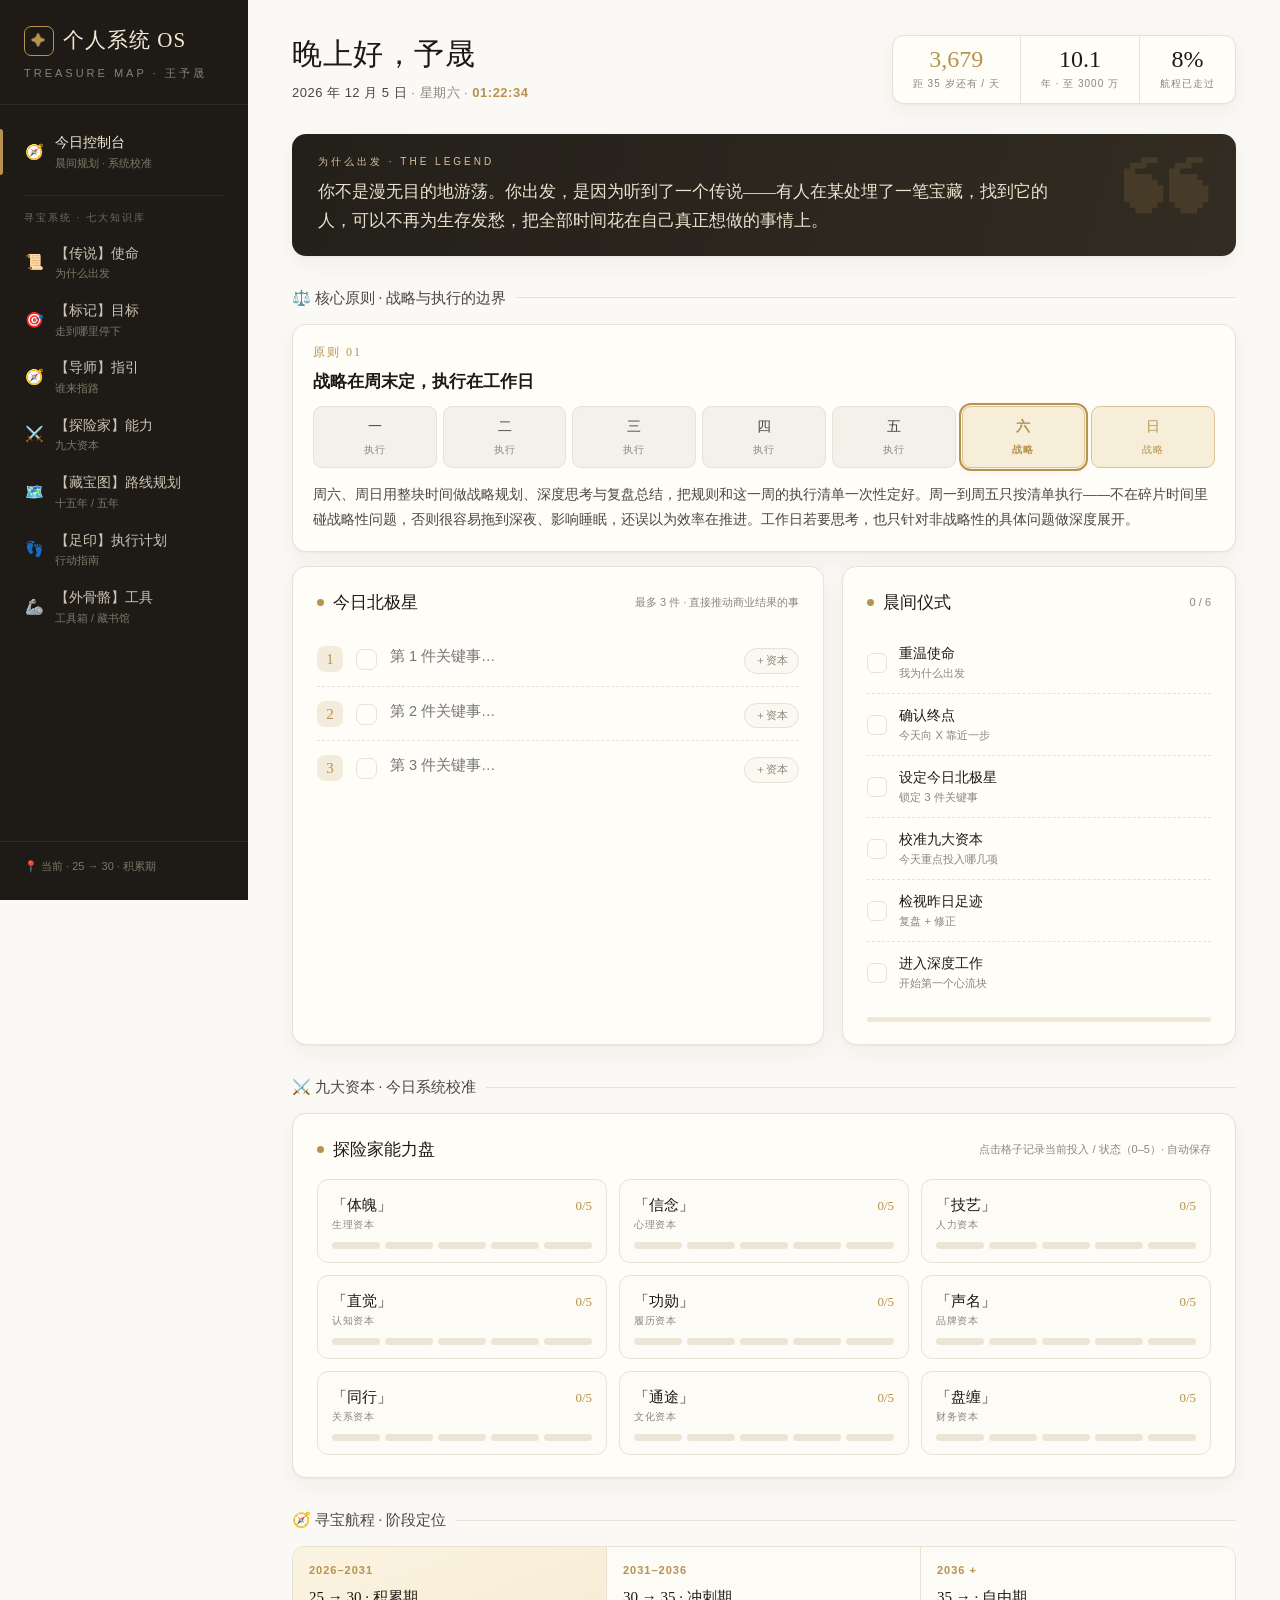
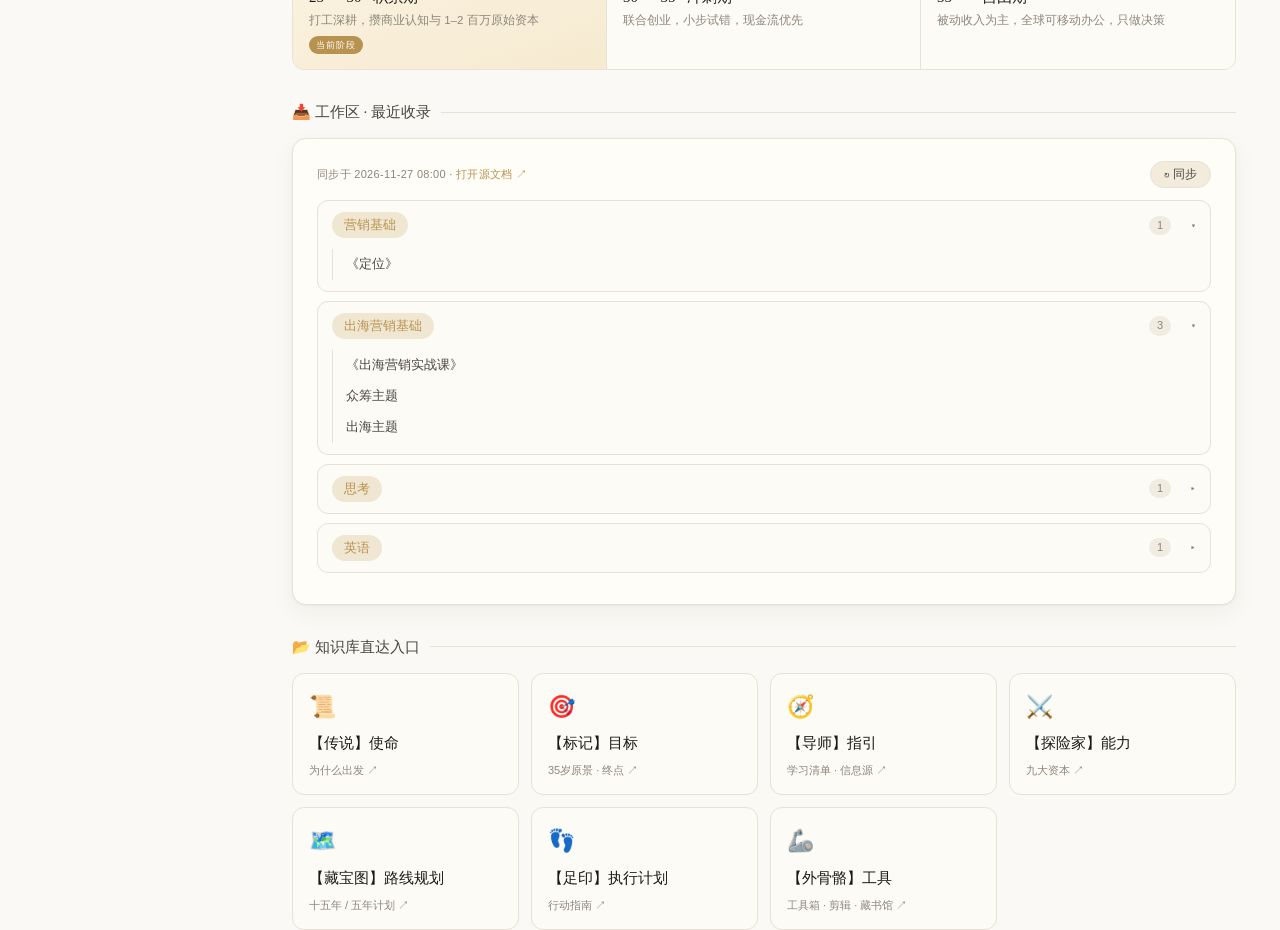
<file: os/index.html>
<!DOCTYPE html>
<html lang="zh-CN">
<head>
<meta charset="UTF-8">
<meta name="viewport" content="width=device-width, initial-scale=1.0">
<title>个人系统 OS · 晨间控制台</title>
<style>
  :root{
    --bg:#faf9f5;
    --ink:#1c1a16;
    --ink-soft:#4a4640;
    --muted:#8c867b;
    --line:#e7e1d6;
    --card:#fffdf8;
    --gold:#b8924f;
    --gold-soft:#d9c49a;
    --teal:#5a8a82;
    --rust:#a8623f;
    --sidebar:#1e1b16;
    --sidebar-soft:#2a2620;
    --shadow:0 1px 2px rgba(40,33,20,.04),0 8px 24px rgba(40,33,20,.05);
    --serif:"Songti SC","STSong","宋体","Source Han Serif SC",serif;
    --sans:"PingFang SC","SF Pro Text",-apple-system,"Helvetica Neue",sans-serif;
  }
  *{margin:0;padding:0;box-sizing:border-box}
  html,body{height:100%}
  body{
    background:var(--bg);color:var(--ink);font-family:var(--sans);
    font-size:14px;line-height:1.6;-webkit-font-smoothing:antialiased;
    display:flex;
  }
  ::-webkit-scrollbar{width:10px;height:10px}
  ::-webkit-scrollbar-thumb{background:#ddd6c8;border-radius:6px;border:2px solid var(--bg)}

  /* ── SIDEBAR ── */
  .sidebar{
    width:248px;flex-shrink:0;height:100vh;position:sticky;top:0;
    background:var(--sidebar);color:#d8d2c4;
    display:flex;flex-direction:column;padding:24px 0;
  }
  .brand{padding:0 24px 22px;border-bottom:1px solid rgba(255,255,255,.07);margin-bottom:18px}
  .brand .logo{
    font-family:var(--serif);font-size:21px;color:#f3ead5;letter-spacing:1px;
    display:flex;align-items:center;gap:9px;
  }
  .brand .logo .mark{
    width:30px;height:30px;border:1.5px solid var(--gold);border-radius:7px;
    display:grid;place-items:center;font-size:15px;color:var(--gold);
  }
  .brand .sub{font-size:11px;color:#8a8270;letter-spacing:3px;margin-top:7px;text-transform:uppercase}

  .nav-label{font-size:10px;letter-spacing:2px;color:#6f6a5c;padding:0 24px;margin:6px 0 8px;text-transform:uppercase}
  .nav{flex:1;overflow-y:auto;padding-bottom:10px}
  .nav::-webkit-scrollbar{width:0}
  .nav a{
    display:flex;align-items:center;gap:11px;padding:9px 24px;
    color:#cbc4b4;text-decoration:none;font-size:13.5px;position:relative;
    transition:background .15s,color .15s;
  }
  .nav a .ico{font-size:15px;width:20px;text-align:center;flex-shrink:0}
  .nav a .tx{flex:1}
  .nav a .tx small{display:block;font-size:10.5px;color:#7d7766;margin-top:1px}
  .nav a:hover{background:var(--sidebar-soft);color:#f3ead5}
  .nav a.home{color:#f3ead5}
  .nav a.home.active::before{content:"";position:absolute;left:0;top:6px;bottom:6px;width:3px;background:var(--gold);border-radius:0 3px 3px 0}
  .nav a .ext{font-size:10px;color:#6f6a5c;opacity:0}
  .nav a:hover .ext{opacity:1}
  .nav .divider{height:1px;background:rgba(255,255,255,.07);margin:14px 24px}

  .side-foot{padding:16px 24px 0;border-top:1px solid rgba(255,255,255,.07);font-size:11px;color:#7d7766}

  /* ── MAIN ── */
  .main{flex:1;min-width:0;padding:30px 44px 60px;max-width:1180px}

  .topbar{display:flex;justify-content:space-between;align-items:flex-end;margin-bottom:30px;flex-wrap:wrap;gap:18px}
  .hello h1{font-family:var(--serif);font-size:30px;font-weight:500;letter-spacing:.5px}
  .hello .date{color:var(--muted);font-size:13px;margin-top:5px;letter-spacing:.5px}
  .hello .date b{color:var(--ink-soft);font-weight:500}
  .clock{font-variant-numeric:tabular-nums;color:var(--gold);font-weight:600}

  .countdown{
    display:flex;gap:0;background:var(--card);border:1px solid var(--line);
    border-radius:12px;overflow:hidden;box-shadow:var(--shadow)
  }
  .cd-cell{padding:11px 20px;text-align:center;border-right:1px solid var(--line)}
  .cd-cell:last-child{border-right:none}
  .cd-cell .n{font-family:var(--serif);font-size:24px;color:var(--ink);line-height:1;font-variant-numeric:tabular-nums}
  .cd-cell .l{font-size:10px;color:var(--muted);letter-spacing:1px;margin-top:5px}
  .cd-cell.accent .n{color:var(--gold)}

  /* mission strip */
  .mission{
    background:linear-gradient(105deg,#23201a,#322c22);color:#ece3cf;
    border-radius:14px;padding:20px 26px;margin-bottom:26px;position:relative;overflow:hidden;
    box-shadow:var(--shadow)
  }
  .mission::after{content:"❝";position:absolute;right:22px;top:0px;font-size:90px;color:rgba(184,146,79,.16);font-family:var(--serif)}
  .mission .tag{font-size:10px;letter-spacing:3px;color:var(--gold-soft);text-transform:uppercase;margin-bottom:8px}
  .mission p{font-family:var(--serif);font-size:16.5px;line-height:1.75;max-width:760px}

  /* grid */
  .grid{display:grid;gap:18px}
  .g2{grid-template-columns:1.15fr .85fr}
  @media(max-width:980px){.g2{grid-template-columns:1fr}}

  .panel{background:var(--card);border:1px solid var(--line);border-radius:14px;padding:22px 24px;box-shadow:var(--shadow)}
  .panel-h{display:flex;align-items:center;justify-content:space-between;margin-bottom:16px}
  .panel-h .t{font-family:var(--serif);font-size:17px;display:flex;align-items:center;gap:9px}
  .panel-h .t .dot{width:7px;height:7px;border-radius:50%;background:var(--gold)}
  .panel-h .hint{font-size:11px;color:var(--muted)}

  /* priorities */
  .star{display:flex;align-items:flex-start;gap:13px;padding:12px 0;border-bottom:1px dashed var(--line)}
  .star:last-child{border-bottom:none}
  .star .idx{
    width:26px;height:26px;flex-shrink:0;border-radius:8px;background:#f3ecdc;color:var(--gold);
    font-family:var(--serif);font-size:15px;display:grid;place-items:center;margin-top:2px
  }
  .star.done .idx{background:var(--gold);color:#fff}
  .star input.txt{
    flex:1;border:none;background:transparent;font-family:var(--sans);font-size:14.5px;color:var(--ink);
    padding:4px 0;outline:none;border-bottom:1px solid transparent
  }
  .star input.txt:focus{border-bottom-color:var(--gold-soft)}
  .star.done input.txt{text-decoration:line-through;color:var(--muted)}
  .star .chk{
    width:21px;height:21px;flex-shrink:0;border:1.5px solid var(--line);border-radius:7px;cursor:pointer;
    margin-top:5px;display:grid;place-items:center;color:#fff;font-size:12px;transition:.15s
  }
  .star.done .chk{background:var(--teal);border-color:var(--teal)}
  .star .cap{
    flex-shrink:0;margin-top:4px;font-size:11px;color:var(--muted);border:1px solid var(--line);
    border-radius:20px;padding:3px 10px;background:#fbf8f1;cursor:pointer;white-space:nowrap
  }

  /* ritual */
  .ritual li{list-style:none;display:flex;align-items:center;gap:12px;padding:10px 0;border-bottom:1px dashed var(--line);cursor:pointer}
  .ritual li:last-child{border-bottom:none}
  .ritual .box{width:20px;height:20px;border:1.5px solid var(--line);border-radius:6px;display:grid;place-items:center;color:#fff;font-size:12px;flex-shrink:0;transition:.15s}
  .ritual li.on .box{background:var(--gold);border-color:var(--gold)}
  .ritual li.on .lab{color:var(--muted);text-decoration:line-through}
  .ritual .lab{font-size:14px}
  .ritual .lab small{display:block;font-size:11px;color:var(--muted);margin-top:1px}
  .ritual-bar{height:5px;background:#efe8d9;border-radius:4px;margin-top:14px;overflow:hidden}
  .ritual-bar i{display:block;height:100%;background:var(--gold);width:0;transition:width .35s}

  /* capitals */
  .caps{display:grid;grid-template-columns:repeat(3,1fr);gap:12px;margin-top:2px}
  @media(max-width:560px){.caps{grid-template-columns:repeat(2,1fr)}}
  .cap-card{border:1px solid var(--line);border-radius:11px;padding:13px 14px;background:#fdfbf6;transition:.15s}
  .cap-card:hover{border-color:var(--gold-soft);background:#fffdf8}
  .cap-card .hd{display:flex;justify-content:space-between;align-items:baseline;margin-bottom:9px}
  .cap-card .nm{font-family:var(--serif);font-size:15px}
  .cap-card .sub{font-size:10px;color:var(--muted);letter-spacing:.5px}
  .cap-card .score{font-family:var(--serif);font-size:13px;color:var(--gold)}
  .dots{display:flex;gap:5px}
  .dots .d{flex:1;height:7px;border-radius:4px;background:#ece5d6;cursor:pointer;transition:.12s}
  .dots .d.on{background:var(--gold)}
  .dots .d:hover{transform:scaleY(1.5)}

  /* phase timeline */
  .phases{display:grid;grid-template-columns:repeat(3,1fr);gap:0;border:1px solid var(--line);border-radius:12px;overflow:hidden;margin-top:2px}
  .ph{padding:15px 16px;border-right:1px solid var(--line);background:#fdfbf6}
  .ph:last-child{border-right:none}
  .ph.now{background:linear-gradient(160deg,#fbf3e2,#f6ead0)}
  .ph .yr{font-size:11px;color:var(--gold);letter-spacing:1px;font-weight:600}
  .ph .ti{font-family:var(--serif);font-size:15px;margin:5px 0 3px}
  .ph .de{font-size:11.5px;color:var(--muted);line-height:1.5}
  .ph.now .badge{display:inline-block;font-size:9px;background:var(--gold);color:#fff;padding:2px 7px;border-radius:10px;letter-spacing:1px;margin-top:7px}

  /* launch grid */
  .launch{display:grid;grid-template-columns:repeat(4,1fr);gap:12px}
  @media(max-width:880px){.launch{grid-template-columns:repeat(2,1fr)}}
  .lc{
    display:flex;flex-direction:column;gap:7px;text-decoration:none;color:var(--ink);
    border:1px solid var(--line);border-radius:12px;padding:15px 16px;background:#fdfbf6;transition:.15s
  }
  .lc:hover{border-color:var(--gold);transform:translateY(-2px);box-shadow:var(--shadow);background:#fffdf8}
  .lc .ic{font-size:22px}
  .lc .nm{font-family:var(--serif);font-size:15px}
  .lc .de{font-size:11px;color:var(--muted)}

  /* feed module（工作区收录，克制低调） */
  .feed-head{display:flex;align-items:center;justify-content:space-between;margin-bottom:12px}
  .feed-meta{font-size:11px;color:var(--muted);letter-spacing:.3px}
  .feed-refresh{font-size:11.5px;color:var(--ink-soft);background:#f3ecdc;border:1px solid var(--line);border-radius:18px;padding:5px 13px;cursor:pointer;transition:.15s}
  .feed-refresh:hover{background:var(--gold);color:#fff;border-color:var(--gold)}
  .feed-refresh.spin{opacity:.55;pointer-events:none}
  .feed-group{border:1px solid var(--line);border-radius:11px;background:#fdfbf6;margin-bottom:9px;overflow:hidden}
  .feed-group>summary{list-style:none;cursor:pointer;display:flex;align-items:center;gap:9px;padding:11px 14px}
  .feed-group>summary::-webkit-details-marker{display:none}
  .feed-group>summary .tag{font-size:12.5px;background:#f0e7d3;color:var(--gold);border-radius:20px;padding:3px 12px;font-family:var(--serif);text-decoration:none;transition:.15s}
  .feed-group>summary .tag:hover{background:var(--gold);color:#fff}
  .feed-group>summary .cnt{margin-left:auto;font-size:11px;color:var(--muted);background:#f0ece2;border-radius:10px;padding:1px 8px;min-width:20px;text-align:center}
  .feed-group>summary .arr{margin-left:10px;color:var(--muted);font-size:11px;transition:.2s}
  .feed-group[open]>summary .arr{transform:rotate(90deg)}
  .feed-kids{padding:0 14px 11px}
  .feed-link{display:block;text-decoration:none;color:var(--ink-soft);font-size:13px;padding:5px 0 5px 13px;border-left:1px solid var(--line);transition:.12s}
  .feed-link:hover{color:var(--gold);border-left-color:var(--gold)}
  .feed-tag2{display:block;text-decoration:none;font-family:var(--serif);font-size:12.5px;color:var(--ink-soft);padding:6px 0 3px 13px;border-left:1px solid var(--line);transition:.12s}
  .feed-tag2:hover{color:var(--gold);border-left-color:var(--gold)}
  .feed-sub{margin-left:13px}
  .feed-link.untitled,.feed-tag2.untitled{color:var(--muted);font-style:italic}
  .feed-empty{font-size:12.5px;color:var(--muted);padding:13px;text-align:center}

  .sect-title{font-family:var(--serif);font-size:15px;color:var(--ink-soft);margin:30px 0 14px;display:flex;align-items:center;gap:10px}
  .sect-title::after{content:"";flex:1;height:1px;background:var(--line)}
  /* 核心原则 */
  .principle{background:var(--card);border:1px solid var(--line);border-radius:14px;padding:18px 20px;box-shadow:var(--shadow);margin-bottom:14px}
  .principle .p-label{font-family:var(--serif);font-size:12px;color:var(--gold);letter-spacing:2px;margin-bottom:7px}
  .principle .p-title{font-family:var(--serif);font-size:17px;color:var(--ink);font-weight:600;margin-bottom:12px;line-height:1.5}
  .principle .p-body{font-size:13.5px;color:var(--ink-soft);line-height:1.9}
  .weekstrip{display:flex;gap:6px;margin-bottom:14px}
  .weekstrip .d{flex:1;text-align:center;padding:9px 0;border-radius:9px;font-family:var(--serif);font-size:14px;border:1px solid var(--line);transition:.15s}
  .weekstrip .d .lbl{display:block;font-size:10px;margin-top:3px;letter-spacing:1px}
  .weekstrip .d.exec{background:#f4f1ea;color:var(--ink-soft)}
  .weekstrip .d.exec .lbl{color:var(--muted)}
  .weekstrip .d.strat{background:#f6eed9;color:var(--gold);border-color:var(--gold-soft)}
  .weekstrip .d.strat .lbl{color:var(--gold)}
  .weekstrip .d.today{outline:2px solid var(--gold);outline-offset:1px;font-weight:700;box-shadow:0 2px 8px rgba(184,146,79,.18)}

  .saved-tip{position:fixed;bottom:22px;right:26px;background:var(--ink);color:#f3ead5;font-size:12px;padding:9px 16px;border-radius:20px;opacity:0;transform:translateY(8px);transition:.25s;pointer-events:none;z-index:50}
  .saved-tip.show{opacity:1;transform:translateY(0)}
</style>
</head>
<body>

<!-- ───────── SIDEBAR ───────── -->
<aside class="sidebar">
  <div class="brand">
    <div class="logo"><span class="mark">✦</span> 个人系统 OS</div>
    <div class="sub">Treasure Map · 王予晟</div>
  </div>

  <nav class="nav">
    <a href="#" class="home active"><span class="ico">🧭</span><span class="tx">今日控制台<small>晨间规划 · 系统校准</small></span></a>
    <div class="divider"></div>
    <div class="nav-label">寻宝系统 · 七大知识库</div>

    <a href="https://my.feishu.cn/wiki/W8bUwtfz1iXm40kJMo3cALyXnhd" target="_blank"><span class="ico">📜</span><span class="tx">【传说】使命<small>为什么出发</small></span><span class="ext">↗</span></a>
    <a href="https://my.feishu.cn/wiki/PboUwF8nfiOE4YkIFzfcn65tnSg" target="_blank"><span class="ico">🎯</span><span class="tx">【标记】目标<small>走到哪里停下</small></span><span class="ext">↗</span></a>
    <a href="https://my.feishu.cn/wiki/UaN1wxCb2ilBAKktVw6cxKWbnWg" target="_blank"><span class="ico">🧭</span><span class="tx">【导师】指引<small>谁来指路</small></span><span class="ext">↗</span></a>
    <a href="https://my.feishu.cn/wiki/TVHJw3Ap9iF0UckOXfgcaRYanTe" target="_blank"><span class="ico">⚔️</span><span class="tx">【探险家】能力<small>九大资本</small></span><span class="ext">↗</span></a>
    <a href="https://my.feishu.cn/wiki/DqWqw1ga5i4pvEkThVqc7hNpnsd" target="_blank"><span class="ico">🗺️</span><span class="tx">【藏宝图】路线规划<small>十五年 / 五年</small></span><span class="ext">↗</span></a>
    <a href="https://my.feishu.cn/wiki/Y8giw7XcXictGJkpiPCcrjdNnCc" target="_blank"><span class="ico">👣</span><span class="tx">【足印】执行计划<small>行动指南</small></span><span class="ext">↗</span></a>
    <a href="https://my.feishu.cn/wiki/VmKjwrm8QiIky1kIU89cDOdmn3g" target="_blank"><span class="ico">🦾</span><span class="tx">【外骨骼】工具<small>工具箱 / 藏书馆</small></span><span class="ext">↗</span></a>
  </nav>

  <div class="side-foot">
    <div id="phaseFoot">— 当前阶段 —</div>
  </div>
</aside>

<!-- ───────── MAIN ───────── -->
<main class="main">

  <div class="topbar">
    <div class="hello">
      <h1 id="greet">早安，予晟</h1>
      <div class="date" id="dateLine">加载中…</div>
    </div>
    <div class="countdown" id="countdown"></div>
  </div>

  <!-- 使命提醒 -->
  <div class="mission">
    <div class="tag">为什么出发 · The Legend</div>
    <p id="missionText">你不是漫无目的地游荡。你出发，是因为听到了一个传说——有人在某处埋了一笔宝藏，找到它的人，可以不再为生存发愁，把全部时间花在自己真正想做的事情上。</p>
  </div>

  <!-- 核心原则 -->
  <div class="sect-title">⚖️ 核心原则 · 战略与执行的边界</div>
  <div id="principles"></div>

  <!-- 今日北极星 + 晨间仪式 -->
  <div class="grid g2">
    <div class="panel">
      <div class="panel-h">
        <div class="t"><span class="dot"></span>今日北极星</div>
        <div class="hint">最多 3 件 · 直接推动商业结果的事</div>
      </div>
      <div id="stars"></div>
    </div>

    <div class="panel">
      <div class="panel-h">
        <div class="t"><span class="dot"></span>晨间仪式</div>
        <div class="hint" id="ritualPct">0 / 6</div>
      </div>
      <ul class="ritual" id="ritual"></ul>
      <div class="ritual-bar"><i id="ritualFill"></i></div>
    </div>
  </div>

  <!-- 九大资本 -->
  <div class="sect-title">⚔️ 九大资本 · 今日系统校准</div>
  <div class="panel">
    <div class="panel-h">
      <div class="t"><span class="dot"></span>探险家能力盘</div>
      <div class="hint">点击格子记录当前投入 / 状态（0–5）· 自动保存</div>
    </div>
    <div class="caps" id="caps"></div>
  </div>

  <!-- 人生阶段 -->
  <div class="sect-title">🧭 寻宝航程 · 阶段定位</div>
  <div class="phases" id="phases"></div>

  <!-- 工作区收录 -->
  <div class="sect-title">📥 工作区 · 最近收录</div>
  <div class="panel">
    <div class="feed-head">
      <div class="feed-meta" id="feedMeta">读取中…</div>
      <button class="feed-refresh" id="feedRefresh" onclick="syncFeed()">↻ 同步</button>
    </div>
    <div id="feedBox"></div>
  </div>

  <!-- 知识库入口 -->
  <div class="sect-title">📂 知识库直达入口</div>
  <div class="launch" id="launch"></div>

</main>

<div class="saved-tip" id="savedTip">已保存 ✓</div>

<script>
const $=(s,r=document)=>r.querySelector(s);
const todayKey=()=>{const d=new Date();return d.getFullYear()+'-'+String(d.getMonth()+1).padStart(2,'0')+'-'+String(d.getDate()).padStart(2,'0')};
const load=(k,f)=>{try{return JSON.parse(localStorage.getItem(k))??f}catch(e){return f}};
const save=(k,v)=>{localStorage.setItem(k,JSON.stringify(v));tip()};
let tipT;function tip(){const t=$('#savedTip');t.classList.add('show');clearTimeout(tipT);tipT=setTimeout(()=>t.classList.remove('show'),1100)}

/* ── 数据定义 ── */
const CAPITALS=[
  ['体魄','生理资本'],['信念','心理资本'],['技艺','人力资本'],
  ['直觉','认知资本'],['功勋','履历资本'],['声名','品牌资本'],
  ['同行','关系资本'],['通途','文化资本'],['盘缠','财务资本']
];
const RITUAL=[
  ['重温使命','我为什么出发'],
  ['确认终点','今天向 X 靠近一步'],
  ['设定今日北极星','锁定 3 件关键事'],
  ['校准九大资本','今天重点投入哪几项'],
  ['检视昨日足迹','复盘 + 修正'],
  ['进入深度工作','开始第一个心流块']
];
const KB=[
  ['📜','【传说】使命','为什么出发','W8bUwtfz1iXm40kJMo3cALyXnhd'],
  ['🎯','【标记】目标','35岁原景 · 终点','PboUwF8nfiOE4YkIFzfcn65tnSg'],
  ['🧭','【导师】指引','学习清单 · 信息源','UaN1wxCb2ilBAKktVw6cxKWbnWg'],
  ['⚔️','【探险家】能力','九大资本','TVHJw3Ap9iF0UckOXfgcaRYanTe'],
  ['🗺️','【藏宝图】路线规划','十五年 / 五年计划','DqWqw1ga5i4pvEkThVqc7hNpnsd'],
  ['👣','【足印】执行计划','行动指南','Y8giw7XcXictGJkpiPCcrjdNnCc'],
  ['🦾','【外骨骼】工具','工具箱 · 剪辑 · 藏书馆','VmKjwrm8QiIky1kIU89cDOdmn3g']
];
const PHASES=[
  ['2026–2031','25 → 30 · 积累期','打工深耕，攒商业认知与 1–2 百万原始资本',2026,2031],
  ['2031–2036','30 → 35 · 冲刺期','联合创业，小步试错，现金流优先',2031,2036],
  ['2036 +','35 → · 自由期','被动收入为主，全球可移动办公，只做决策',2036,2046]
];
const TARGET=new Date('2036-12-31T00:00:00');
const JOURNEY_START=new Date('2026-01-01T00:00:00');

/* ── 顶部时间 + 问候 ── */
function tickTop(){
  const now=new Date();
  const wd=['日','一','二','三','四','五','六'][now.getDay()];
  const hh=String(now.getHours()).padStart(2,'0');
  const mm=String(now.getMinutes()).padStart(2,'0');
  const ss=String(now.getSeconds()).padStart(2,'0');
  $('#dateLine').innerHTML=`<b>${now.getFullYear()} 年 ${now.getMonth()+1} 月 ${now.getDate()} 日</b> · 星期${wd} · <span class="clock">${hh}:${mm}:${ss}</span>`;
  const h=now.getHours();
  let g='早安';if(h>=11&&h<14)g='午安';else if(h>=14&&h<18)g='下午好';else if(h>=18||h<5)g='晚上好';
  $('#greet').textContent=g+'，予晟';
}
function renderCountdown(){
  const now=new Date();
  const daysLeft=Math.ceil((TARGET-now)/864e5);
  const total=(TARGET-JOURNEY_START)/864e5;
  const passed=(now-JOURNEY_START)/864e5;
  const pct=Math.max(0,Math.min(100,Math.round(passed/total*100)));
  const yrsLeft=(daysLeft/365).toFixed(1);
  $('#countdown').innerHTML=`
    <div class="cd-cell accent"><div class="n">${daysLeft.toLocaleString()}</div><div class="l">距 35 岁还有 / 天</div></div>
    <div class="cd-cell"><div class="n">${yrsLeft}</div><div class="l">年 · 至 3000 万</div></div>
    <div class="cd-cell"><div class="n">${pct}%</div><div class="l">航程已走过</div></div>`;
}

/* ── 北极星 ── */
function renderStars(){
  const k='plan_'+todayKey();
  const data=load(k,{stars:[{t:'',d:false,c:''},{t:'',d:false,c:''},{t:'',d:false,c:''}],ritual:[]});
  const box=$('#stars');box.innerHTML='';
  data.stars.forEach((s,i)=>{
    const row=document.createElement('div');
    row.className='star'+(s.d?' done':'');
    row.innerHTML=`
      <div class="idx">${i+1}</div>
      <div class="chk">${s.d?'✓':''}</div>
      <input class="txt" placeholder="第 ${i+1} 件关键事…" value="${(s.t||'').replace(/"/g,'&quot;')}">
      <div class="cap" title="点击切换它建设的资本">${s.c||'＋资本'}</div>`;
    row.querySelector('.chk').onclick=()=>{s.d=!s.d;save(k,data);renderStars()};
    row.querySelector('.txt').oninput=e=>{s.t=e.target.value;localStorage.setItem(k,JSON.stringify(data))};
    row.querySelector('.txt').onblur=()=>tip();
    row.querySelector('.cap').onclick=()=>{
      const names=CAPITALS.map(c=>c[0]);
      let idx=names.indexOf((s.c||'').replace('· ',''));
      idx=(idx+1)%(names.length+1);
      s.c=idx===names.length?'':'· '+names[idx];
      save(k,data);renderStars();
    };
    box.appendChild(row);
  });
}

/* ── 晨间仪式 ── */
function renderRitual(){
  const k='plan_'+todayKey();
  const data=load(k,{stars:[],ritual:[]});
  if(!data.ritual||data.ritual.length!==RITUAL.length)data.ritual=RITUAL.map(()=>false);
  const ul=$('#ritual');ul.innerHTML='';
  RITUAL.forEach((r,i)=>{
    const li=document.createElement('li');
    li.className=data.ritual[i]?'on':'';
    li.innerHTML=`<div class="box">${data.ritual[i]?'✓':''}</div><div class="lab">${r[0]}<small>${r[1]}</small></div>`;
    li.onclick=()=>{data.ritual[i]=!data.ritual[i];save(k,data);renderRitual()};
    ul.appendChild(li);
  });
  const done=data.ritual.filter(Boolean).length;
  $('#ritualPct').textContent=done+' / '+RITUAL.length;
  $('#ritualFill').style.width=(done/RITUAL.length*100)+'%';
}

/* ── 九大资本 ── */
function renderCaps(){
  const k='caps_'+todayKey();
  const data=load(k,CAPITALS.map(()=>0));
  const box=$('#caps');box.innerHTML='';
  CAPITALS.forEach((c,i)=>{
    const card=document.createElement('div');card.className='cap-card';
    let dots='';for(let j=1;j<=5;j++)dots+=`<div class="d ${j<=data[i]?'on':''}" data-v="${j}"></div>`;
    card.innerHTML=`<div class="hd"><div><div class="nm">「${c[0]}」</div><div class="sub">${c[1]}</div></div><div class="score">${data[i]}/5</div></div><div class="dots">${dots}</div>`;
    card.querySelectorAll('.d').forEach(d=>{
      d.onclick=()=>{const v=+d.dataset.v;data[i]=(data[i]===v)?v-1:v;save(k,data);renderCaps()};
    });
    box.appendChild(card);
  });
}

/* ── 阶段 ── */
function renderPhases(){
  const yr=new Date().getFullYear();
  const box=$('#phases');box.innerHTML='';
  let cur='';
  PHASES.forEach(p=>{
    const now=yr>=p[3]&&yr<p[4];
    if(now)cur=p[1];
    box.innerHTML+=`<div class="ph ${now?'now':''}"><div class="yr">${p[0]}</div><div class="ti">${p[1]}</div><div class="de">${p[2]}</div>${now?'<span class="badge">当前阶段</span>':''}</div>`;
  });
  $('#phaseFoot').innerHTML=`📍 当前 · ${cur||'积累期'}`;
}

/* ── 入口 ── */
function renderLaunch(){
  const box=$('#launch');box.innerHTML='';
  KB.forEach(([ic,nm,de,tok])=>{
    box.innerHTML+=`<a class="lc" href="https://my.feishu.cn/wiki/${tok}" target="_blank"><div class="ic">${ic}</div><div class="nm">${nm}</div><div class="de">${de} ↗</div></a>`;
  });
}

/* ── 工作区收录 feed（标题=小标签，下面=内联引用文档）── */
function esc(s){return (s||'').replace(/&/g,'&amp;').replace(/</g,'&lt;').replace(/>/g,'&gt;')}

/* ── 核心原则（数据驱动，加原则只需往数组里加一条）── */
const PRINCIPLES = [
  {
    type:'time',
    label:'原则 01',
    title:'战略在周末定，执行在工作日',
    body:'周六、周日用整块时间做战略规划、深度思考与复盘总结，把规则和这一周的执行清单一次性定好。周一到周五只按清单执行——不在碎片时间里碰战略性问题，否则很容易拖到深夜、影响睡眠，还误以为效率在推进。工作日若要思考，也只针对非战略性的具体问题做深度展开。'
  }
];
function renderPrinciples(){
  const box=$('#principles'); if(!box) return;
  const today=new Date().getDay(); // 0 周日 … 6 周六
  const days=[{n:'一',d:1},{n:'二',d:2},{n:'三',d:3},{n:'四',d:4},{n:'五',d:5},{n:'六',d:6},{n:'日',d:0}];
  box.innerHTML=PRINCIPLES.map(p=>{
    let strip='';
    if(p.type==='time'){
      strip='<div class="weekstrip">'+days.map(x=>{
        const isWk=(x.d===0||x.d===6);
        const cls=(isWk?'strat':'exec')+(x.d===today?' today':'');
        return `<div class="d ${cls}">${x.n}<span class="lbl">${isWk?'战略':'执行'}</span></div>`;
      }).join('')+'</div>';
    }
    return `<div class="principle"><div class="p-label">${esc(p.label)}</div>`
         +`<div class="p-title">${esc(p.title)}</div>${strip}`
         +`<div class="p-body">${esc(p.body)}</div></div>`;
  }).join('');
}
// 把一份 feed 数据画到面板上
function paintFeed(f){
  const box=$('#feedBox');
  const src=f.source&&f.source.url?` · <a href="${f.source.url}" target="_blank" style="color:var(--gold);text-decoration:none">打开源文档 ↗</a>`:'';
  $('#feedMeta').innerHTML='同步于 '+(f.generated_at||'').slice(0,16).replace('T',' ')+src;
  const groups=f.groups||[];
  if(!groups.length){box.innerHTML='<div class="feed-empty">工作区暂无内容</div>';return}
  box.innerHTML=groups.map((g,i)=>{
    const docs=(g.docs&&g.docs.length)
      ? g.docs.map(d=>{
          const has=d.title&&d.title.trim()&&d.title!=='无标题文档';
          return `<a class="feed-link${has?'':' untitled'}" href="${d.url}" target="_blank">${esc(d.title)}</a>`;
        }).join('')
      : '<div class="feed-empty">（该分类暂无文档）</div>';
    return `<details class="feed-group" ${i<2?'open':''}>`
         +`<summary><span class="tag">${esc(g.heading)}</span>`
         +`<span class="cnt">${(g.docs||[]).length}</span><span class="arr">▸</span></summary>`
         +`<div class="feed-kids">${docs}</div></details>`;
  }).join('');
}

// 只读取静态 feed.json（页面初次加载用）
function renderFeed(){
  const box=$('#feedBox'),btn=$('#feedRefresh');
  if(btn)btn.classList.add('spin');
  fetch('feed.json?_='+Date.now()).then(r=>r.json()).then(paintFeed).catch(()=>{
    box.innerHTML='<div class="feed-empty">暂无同步数据 —— 点「↻ 同步」从飞书拉取</div>';
    $('#feedMeta').textContent='';
  }).finally(()=>{if(btn)btn.classList.remove('spin')});
}

// 点「同步」：触发本地服务实时拉飞书 → 立即用返回的数据渲染；
// 本地服务不可用（如在别的设备上打开）则退化为重新拉取静态 feed.json
function syncFeed(){
  const box=$('#feedBox'),btn=$('#feedRefresh'),meta=$('#feedMeta');
  if(btn)btn.classList.add('spin');
  if(meta)meta.textContent='正在从飞书同步…';
  const ctrl=new AbortController();
  const t=setTimeout(()=>ctrl.abort(),12000);
  fetch('http://127.0.0.1:8787/sync?token=fp-sync-2026',{signal:ctrl.signal})
    .then(r=>r.json())
    .then(res=>{
      clearTimeout(t);
      if(res&&res.ok&&res.feed){ paintFeed(res.feed); }
      else { renderFeed(); }
    })
    .catch(()=>{ clearTimeout(t); renderFeed(); })
    .finally(()=>{if(btn)btn.classList.remove('spin')});
}

/* ── init ── */
tickTop();setInterval(tickTop,1000);
renderCountdown();setInterval(renderCountdown,3600000);
renderPrinciples();renderStars();renderRitual();renderCaps();renderPhases();renderLaunch();renderFeed();
</script>
</body>
</html>
</file>
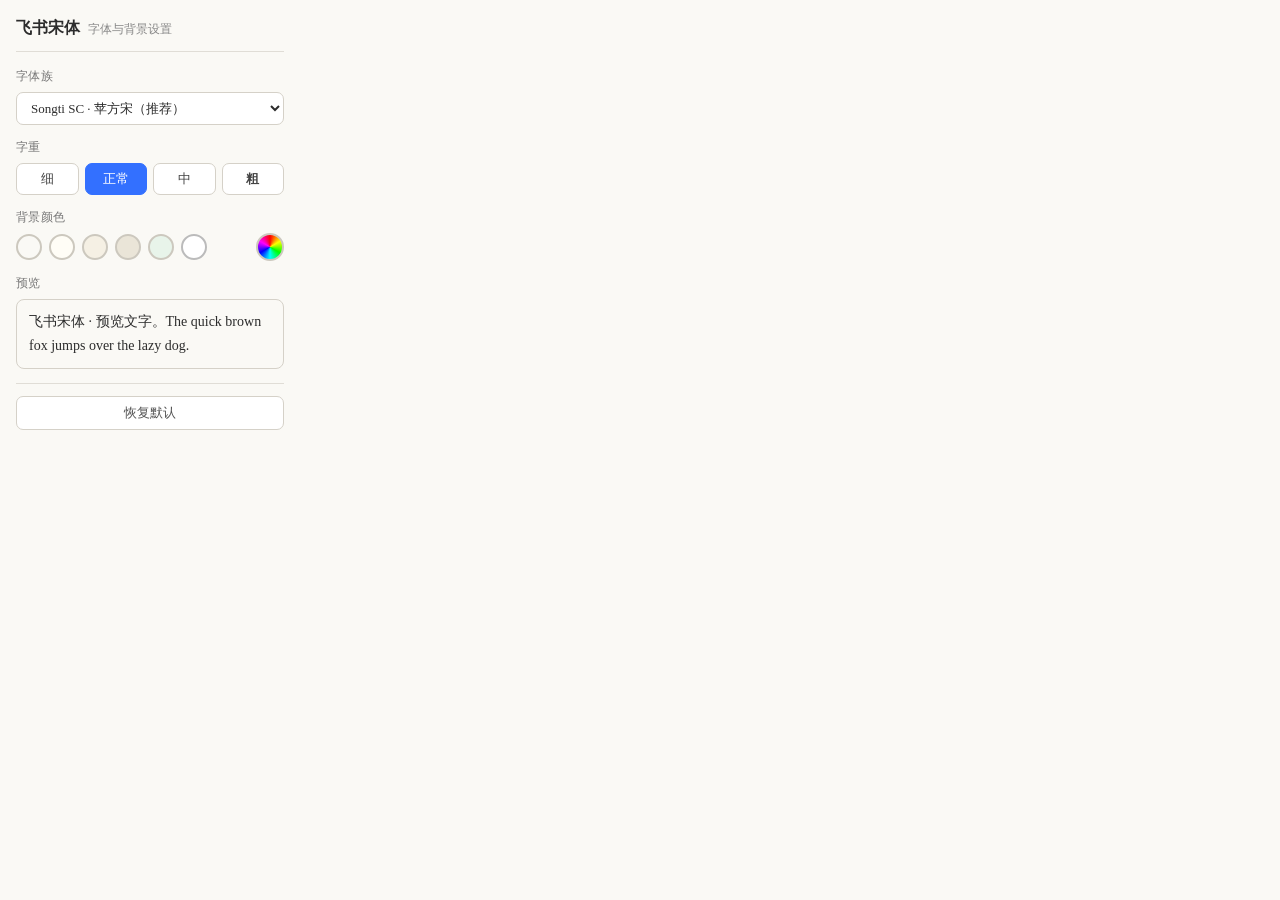
<file: device-setup/extension/popup.html>
<!DOCTYPE html>
<html lang="zh-CN">
<head>
  <meta charset="utf-8">
  <style>
    * { box-sizing: border-box; margin: 0; padding: 0; }

    body {
      width: 300px;
      padding: 18px 16px 14px;
      font-family: "Songti SC", "STSong", "宋体", serif;
      font-size: 14px;
      background: #faf9f5;
      color: #2c2c2c;
    }

    header {
      display: flex;
      align-items: baseline;
      gap: 8px;
      margin-bottom: 16px;
      padding-bottom: 12px;
      border-bottom: 1px solid #e0ddd6;
    }
    header h1 { font-size: 16px; font-weight: 700; }
    header span { font-size: 12px; color: #888; }

    .section { margin-bottom: 14px; }
    .section-label {
      font-size: 12px;
      color: #777;
      margin-bottom: 7px;
      letter-spacing: 0.03em;
    }

    select {
      width: 100%;
      padding: 7px 10px;
      border: 1px solid #d5d1c8;
      border-radius: 7px;
      background: #fff;
      font-family: inherit;
      font-size: 13px;
      color: #2c2c2c;
      cursor: pointer;
      outline: none;
    }
    select:focus { border-color: #3370ff; }

    .weight-btns {
      display: flex;
      gap: 6px;
    }
    .weight-btn {
      flex: 1;
      padding: 6px 0;
      border: 1px solid #d5d1c8;
      border-radius: 7px;
      background: #fff;
      font-family: inherit;
      font-size: 13px;
      color: #444;
      cursor: pointer;
      transition: all 0.12s;
    }
    .weight-btn:hover { background: #f0ece4; }
    .weight-btn.active {
      background: #3370ff;
      color: #fff;
      border-color: #3370ff;
      font-weight: 600;
    }

    .color-row {
      display: flex;
      align-items: center;
      gap: 8px;
    }
    .swatches { display: flex; gap: 7px; flex-wrap: wrap; flex: 1; }
    .swatch {
      width: 26px;
      height: 26px;
      border-radius: 50%;
      border: 2px solid #ccc8be;
      cursor: pointer;
      transition: transform 0.12s, border-color 0.12s;
      flex-shrink: 0;
    }
    .swatch:hover { transform: scale(1.12); }
    .swatch.active { border-color: #3370ff; outline: 2px solid #3370ff44; }

    .color-picker-wrap {
      position: relative;
      width: 28px;
      height: 28px;
      flex-shrink: 0;
    }
    .color-picker-wrap input[type="color"] {
      position: absolute;
      inset: 0;
      width: 100%;
      height: 100%;
      opacity: 0;
      cursor: pointer;
      border: none;
      padding: 0;
    }
    .color-picker-icon {
      width: 28px;
      height: 28px;
      border-radius: 50%;
      border: 2px solid #ccc8be;
      background: conic-gradient(red, yellow, lime, cyan, blue, magenta, red);
      pointer-events: none;
    }

    .preview-box {
      border: 1px solid #d5d1c8;
      border-radius: 8px;
      padding: 10px 12px;
      line-height: 1.7;
      font-size: 14px;
      transition: background 0.2s, font-weight 0.15s;
    }

    .footer {
      display: flex;
      gap: 8px;
      margin-top: 14px;
      padding-top: 12px;
      border-top: 1px solid #e0ddd6;
    }
    .btn {
      flex: 1;
      padding: 7px 0;
      border: 1px solid #d5d1c8;
      border-radius: 7px;
      background: #fff;
      font-family: inherit;
      font-size: 13px;
      color: #555;
      cursor: pointer;
      transition: background 0.12s;
    }
    .btn:hover { background: #f0ece4; }
    .btn.primary {
      background: #3370ff;
      color: #fff;
      border-color: #3370ff;
      font-weight: 600;
    }
    .btn.primary:hover { background: #2860e0; }
  </style>
</head>
<body>

  <header>
    <h1>飞书宋体</h1>
    <span>字体与背景设置</span>
  </header>

  <div class="section">
    <div class="section-label">字体族</div>
    <select id="fontFamily">
      <option value='"Songti SC", "STSong", "宋体", "SimSun", serif'>Songti SC · 苹方宋（推荐）</option>
      <option value='"STSong", "宋体", serif'>STSong · 华文宋体</option>
      <option value='"Source Han Serif SC", "Noto Serif SC", serif'>思源宋体 · Source Han Serif</option>
      <option value='"SimSun", "宋体", serif'>SimSun · 中易宋体</option>
    </select>
  </div>

  <div class="section">
    <div class="section-label">字重</div>
    <div class="weight-btns">
      <button class="weight-btn" data-weight="300" style="font-weight:300">细</button>
      <button class="weight-btn active" data-weight="400" style="font-weight:400">正常</button>
      <button class="weight-btn" data-weight="500" style="font-weight:500">中</button>
      <button class="weight-btn" data-weight="700" style="font-weight:700">粗</button>
    </div>
  </div>

  <div class="section">
    <div class="section-label">背景颜色</div>
    <div class="color-row">
      <div class="swatches" id="swatches">
        <div class="swatch" data-color="#faf9f5" style="background:#faf9f5" title="米白（默认）"></div>
        <div class="swatch" data-color="#fffdf6" style="background:#fffdf6" title="奶白"></div>
        <div class="swatch" data-color="#f5f0e4" style="background:#f5f0e4" title="米黄"></div>
        <div class="swatch" data-color="#eae5d8" style="background:#eae5d8" title="古纸"></div>
        <div class="swatch" data-color="#e8f4ea" style="background:#e8f4ea" title="淡绿"></div>
        <div class="swatch" data-color="#ffffff" style="background:#fff;border-color:#bbb" title="纯白"></div>
      </div>
      <div class="color-picker-wrap" title="自定义颜色">
        <div class="color-picker-icon"></div>
        <input type="color" id="colorPicker" value="#faf9f5">
      </div>
    </div>
  </div>

  <div class="section">
    <div class="section-label">预览</div>
    <div class="preview-box" id="preview">
      飞书宋体 · 预览文字。The quick brown fox jumps over the lazy dog.
    </div>
  </div>

  <div class="footer">
    <button class="btn" id="resetBtn">恢复默认</button>
  </div>

  <script src="popup.js"></script>
</body>
</html>
</file>
